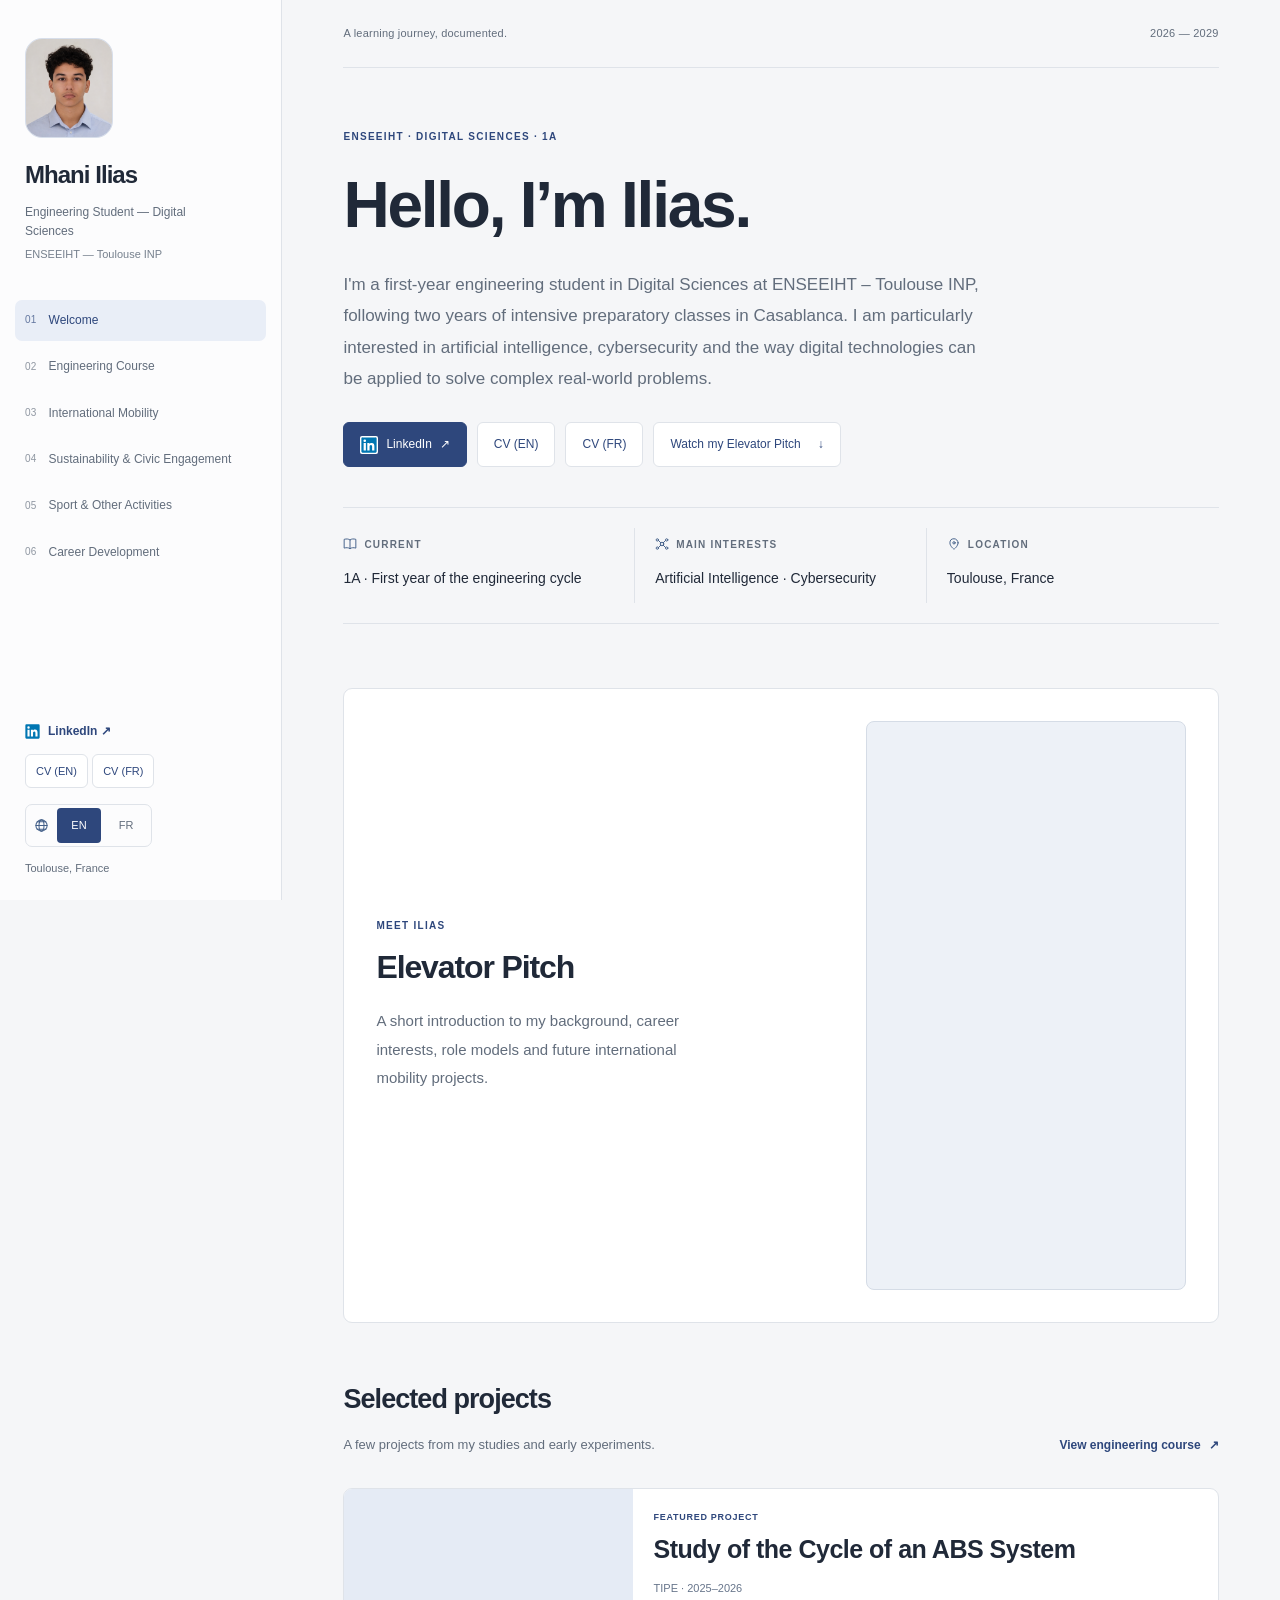
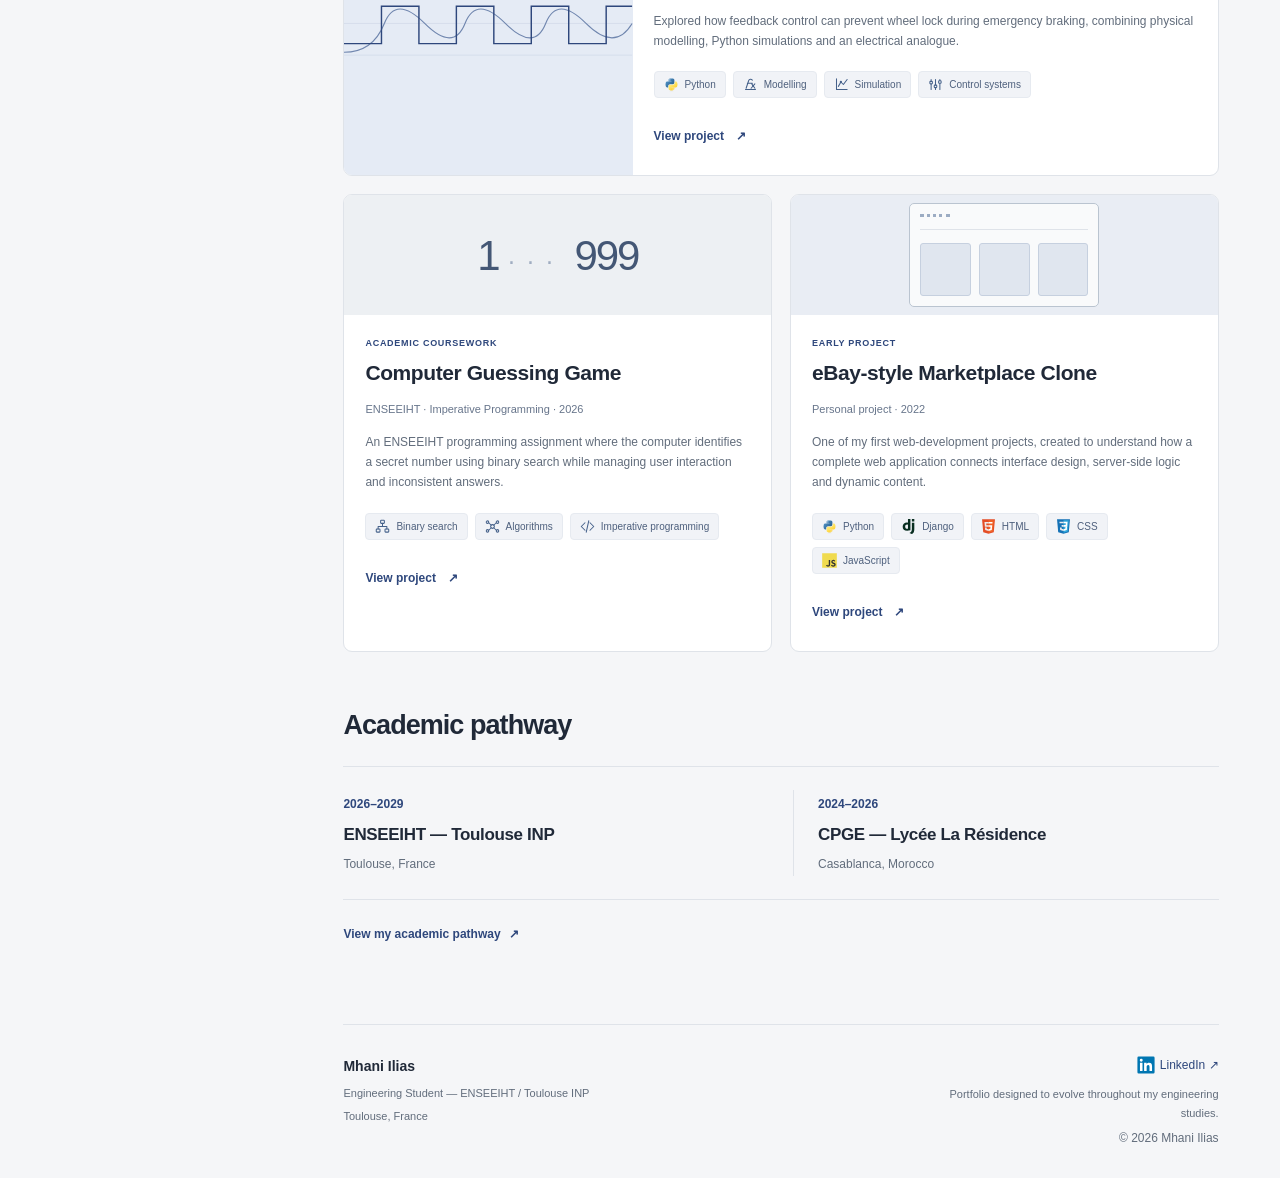
<file: index.html>
<!DOCTYPE html><html lang="en"><head><meta charset="utf-8"><meta name="viewport" content="width=device-width, initial-scale=1"><meta name="author" content="Mhani Ilias"><meta name="description" content="I&#x27;m a first-year engineering student in Digital Sciences at ENSEEIHT – Toulouse INP, following two years of intensive preparatory classes in Casablanca. I am particularly interested in artificial intelligence, cybersecurity and the way digital technologies can be applied to solve complex real-world problems."><meta name="theme-color" content="#f5f6f8"><title>Hello, I’m Ilias. — Mhani Ilias | ENSEEIHT</title><link rel="icon" href="assets/favicon.svg" type="image/svg+xml"><link rel="stylesheet" href="css/style.css?v=20261101-awareness-epfl-pitch"><script defer src="js/translations.js?v=20261101-awareness-epfl-pitch"></script><script defer src="js/main.js?v=20261101-awareness-epfl-pitch"></script></head><body><a class="skip-link" href="#main"><span data-i18n="t46">Skip to content</span></a><aside class="sidebar"><a class="identity" href="index.html"><div class="avatar" data-asset="profile"><img src="assets/images/profile.png" alt="Mhani Ilias" width="1122" height="1402" decoding="async"></div><span class="identity-copy"><span class="profile-name">Mhani Ilias</span><span data-i18n="u390" class="mobile-school">ENSEEIHT · Digital Sciences</span></span></a><p data-i18n="t29" class="profile-role">Engineering Student — Digital Sciences</p><p class="school">ENSEEIHT — Toulouse INP</p><button class="menu-toggle" aria-expanded="false" aria-controls="main-nav"><span data-i18n="t30">Menu</span> <span aria-hidden="true">☰</span></button><nav id="main-nav" aria-label="Main navigation"><a aria-current="page" href="index.html"><span class="nav-num" aria-hidden="true">01</span><span data-i18n="t31">Welcome</span></a><a href="engineering.html"><span class="nav-num" aria-hidden="true">02</span><span data-i18n="t32">Engineering Course</span></a><a href="mobility.html"><span class="nav-num" aria-hidden="true">03</span><span data-i18n="t33">International Mobility</span></a><a href="sustainability.html"><span class="nav-num" aria-hidden="true">04</span><span data-i18n="t34">Sustainability &amp; Civic Engagement</span></a><a href="activities.html"><span class="nav-num" aria-hidden="true">05</span><span data-i18n="t35">Sport &amp; Other Activities</span></a><a href="career.html"><span class="nav-num" aria-hidden="true">06</span><span data-i18n="t36">Career Development</span></a></nav><div class="sidebar-bottom"><a class="social-link" href="https://www.linkedin.com/in/ilias-mhani-92a1b8328/" target="_blank" rel="noopener noreferrer"><img class="icon" src="assets/icons/linkedin.svg" alt="" aria-hidden="true" width="18" height="18">LinkedIn ↗</a><div class="sidebar-cvs"><a class="button" data-asset="cv-en" href="assets/documents/cv-ilias-mhani-en.pdf" target="_blank" rel="noopener noreferrer"><span data-i18n="t37">CV (EN)</span></a> <a class="button" data-asset="cv-fr" href="assets/documents/cv-ilias-mhani-fr.pdf" target="_blank" rel="noopener noreferrer">CV (FR)</a></div><!-- TODO ILIAS: add GitHub profile when created. --><div class="language-switch" role="group" aria-label="Language / Langue"><img class="icon" src="assets/icons/globe.svg" alt="" aria-hidden="true" width="18" height="18"><button data-language="en" aria-pressed="true">EN</button><button data-language="fr" aria-pressed="false">FR</button></div><p data-i18n="t38" class="location">Toulouse, France</p></div></aside><main id="main" tabindex="-1"><div class="topline"><span data-i18n="t39">A learning journey, documented.</span><span>2026 — 2029</span></div><header class="page-heading"><div class="eyebrow"><span data-i18n="t40">ENSEEIHT · Digital Sciences · 1A</span></div><h1 data-i18n="t41">Hello, I’m Ilias.</h1><p data-i18n="t42">I&#x27;m a first-year engineering student in Digital Sciences at ENSEEIHT – Toulouse INP, following two years of intensive preparatory classes in Casablanca. I am particularly interested in artificial intelligence, cybersecurity and the way digital technologies can be applied to solve complex real-world problems.</p></header><!-- TODO ILIAS: replace biography with final personal introduction. --><div class="hero-actions"><a class="button primary" href="https://www.linkedin.com/in/ilias-mhani-92a1b8328/" target="_blank" rel="noopener noreferrer"><img class="icon" src="assets/icons/linkedin.svg" alt="" aria-hidden="true" width="18" height="18">LinkedIn <span aria-hidden="true">↗</span></a><a class="button" data-asset="cv-en" href="assets/documents/cv-ilias-mhani-en.pdf" target="_blank" rel="noopener noreferrer"><span data-i18n="t0">CV (EN)</span></a><a class="button" data-asset="cv-fr" href="assets/documents/cv-ilias-mhani-fr.pdf" target="_blank" rel="noopener noreferrer"><span data-i18n="t1">CV (FR)</span></a><a class="button" href="#elevator-pitch"><span data-i18n="t2">Watch my Elevator Pitch</span> ↓</a></div><div class="profile-strip"><article class="card "><p class="summary-label"><img class="icon" src="assets/icons/book.svg" alt="" aria-hidden="true" width="18" height="18"><span data-i18n="r567">Current</span></p><p data-i18n="t3">1A · First year of the engineering cycle</p></article><article class="card "><p class="summary-label"><img class="icon" src="assets/icons/ai.svg" alt="" aria-hidden="true" width="18" height="18"><span data-i18n="r568">Main interests</span></p><p data-i18n="t5">Artificial Intelligence · Cybersecurity</p></article><article class="card "><p class="summary-label"><img class="icon" src="assets/icons/location.svg" alt="" aria-hidden="true" width="18" height="18"><span data-i18n="r569">Location</span></p><p data-i18n="t7">Toulouse, France</p></article></div><section id="elevator-pitch" class="elevator-pitch-section"><div class="elevator-pitch-copy"><div class="eyebrow"><span data-i18n="w510">Meet Ilias</span></div><h2><span data-i18n="w511">Elevator Pitch</span></h2><p data-i18n="w512">A short introduction to my background, career interests, role models and future international mobility projects.</p></div><div class="elevator-pitch-player"><iframe src="https://www.youtube.com/embed/8dX2oJsddDE" title="Ilias Mhani — Elevator Pitch" allow="accelerometer; autoplay; clipboard-write; encrypted-media; gyroscope; picture-in-picture; web-share" allowfullscreen loading="lazy"></iframe></div></section><section><h2><span data-i18n="r479">Selected projects</span></h2><div class="section-intro"><p data-i18n="r450">A few projects from my studies and early experiments.</p><a class="text-link" href="engineering.html"><span data-i18n="r451">View engineering course</span> ↗</a></div><div class="project-grid revised-projects compact-projects"><article class="project-card featured"><div class="project-art abs" aria-hidden="true"><svg viewBox="0 0 500 160"><path d="M0 120H500M0 65H500" class="gridline"/><path d="M0 115 Q50 115 70 65T140 65T210 65T280 65T350 65T420 65T500 65"/><path d="M0 100H65V35H130V100H195V35H260V100H325V35H390V100H455V35H500" class="signal"/></svg></div><div class="project-copy"><div class="eyebrow"><span data-i18n="r452">Featured Project</span></div><h3 data-i18n="r453">Study of the Cycle of an ABS System</h3><p data-i18n="r454" class="project-date">TIPE · 2025–2026</p><p data-i18n="r455">Explored how feedback control can prevent wheel lock during emergency braking, combining physical modelling, Python simulations and an electrical analogue.</p><div class="tags"><span class="skill-tag"><img class="icon" src="assets/icons/python.svg" alt="" aria-hidden="true" width="18" height="18"><span data-i18n="r456">Python</span></span><span class="skill-tag"><img class="icon" src="assets/icons/modelling.svg" alt="" aria-hidden="true" width="18" height="18"><span data-i18n="r457">Modelling</span></span><span class="skill-tag"><img class="icon" src="assets/icons/simulation.svg" alt="" aria-hidden="true" width="18" height="18"><span data-i18n="r458">Simulation</span></span><span class="skill-tag"><img class="icon" src="assets/icons/controls.svg" alt="" aria-hidden="true" width="18" height="18"><span data-i18n="r459">Control systems</span></span></div><a class="text-link" href="projects/abs.html"><span data-i18n="r460">View project</span> <span aria-hidden="true">↗</span></a></div></article><article class="project-card"><div class="project-art guessing-game" aria-hidden="true"><span class="number-range">1 <i>···</i> 999</span></div><div class="project-copy"><div class="eyebrow"><span data-i18n="r461">Academic Coursework</span></div><h3 data-i18n="r462">Computer Guessing Game</h3><p data-i18n="r463" class="project-date">ENSEEIHT · Imperative Programming · 2026</p><p data-i18n="r464">An ENSEEIHT programming assignment where the computer identifies a secret number using binary search while managing user interaction and inconsistent answers.</p><div class="tags"><span class="skill-tag"><img class="icon" src="assets/icons/algorithm.svg" alt="" aria-hidden="true" width="18" height="18"><span data-i18n="r465">Binary search</span></span><span class="skill-tag"><img class="icon" src="assets/icons/ai.svg" alt="" aria-hidden="true" width="18" height="18"><span data-i18n="r466">Algorithms</span></span><span class="skill-tag"><img class="icon" src="assets/icons/code.svg" alt="" aria-hidden="true" width="18" height="18"><span data-i18n="r467">Imperative programming</span></span></div><a class="text-link" href="projects/guessing-game.html"><span data-i18n="r468">View project</span> <span aria-hidden="true">↗</span></a></div></article><article class="project-card early"><div class="project-art ebay-clone" aria-hidden="true"><div class="mini-browser"><i></i><div><b></b><b></b><b></b></div></div></div><div class="project-copy"><div class="eyebrow"><span data-i18n="r469">Early Project</span></div><h3 data-i18n="r470">eBay-style Marketplace Clone</h3><p data-i18n="r471" class="project-date">Personal project · 2022</p><p data-i18n="r472">One of my first web-development projects, created to understand how a complete web application connects interface design, server-side logic and dynamic content.</p><div class="tags"><span class="skill-tag"><img class="icon" src="assets/icons/python.svg" alt="" aria-hidden="true" width="18" height="18"><span data-i18n="r473">Python</span></span><span class="skill-tag"><img class="icon" src="assets/icons/django.svg" alt="" aria-hidden="true" width="18" height="18"><span data-i18n="r474">Django</span></span><span class="skill-tag"><img class="icon" src="assets/icons/html.svg" alt="" aria-hidden="true" width="18" height="18"><span data-i18n="r475">HTML</span></span><span class="skill-tag"><img class="icon" src="assets/icons/css.svg" alt="" aria-hidden="true" width="18" height="18"><span data-i18n="r476">CSS</span></span><span class="skill-tag"><img class="icon" src="assets/icons/javascript.svg" alt="" aria-hidden="true" width="18" height="18"><span data-i18n="r477">JavaScript</span></span></div><a class="text-link" href="projects/ebay-clone.html"><span data-i18n="r478">View project</span> <span aria-hidden="true">↗</span></a></div></article></div></section><section><h2><span data-i18n="u418">Academic pathway</span></h2><div class="pathway-preview"><div><span class="date">2026–2029</span><h3><span data-i18n="u413">ENSEEIHT — Toulouse INP</span></h3><small data-i18n="u414">Toulouse, France</small></div><div><span class="date">2024–2026</span><h3><span data-i18n="u415">CPGE — Lycée La Résidence</span></h3><small data-i18n="u416">Casablanca, Morocco</small></div></div><a class="text-link" href="engineering.html"><span data-i18n="u417">View my academic pathway</span> <span aria-hidden="true">↗</span></a></section><footer><div><strong>Mhani Ilias</strong><p data-i18n="t43">Engineering Student — ENSEEIHT / Toulouse INP</p><p data-i18n="t44">Toulouse, France</p></div><div><a href="https://www.linkedin.com/in/ilias-mhani-92a1b8328/" target="_blank" rel="noopener noreferrer"><img class="icon" src="assets/icons/linkedin.svg" alt="" aria-hidden="true" width="18" height="18">LinkedIn ↗</a><p data-i18n="t45">Portfolio designed to evolve throughout my engineering studies.</p><small>© <span data-year>2026</span> Mhani Ilias</small></div></footer></main></body></html>
</file>
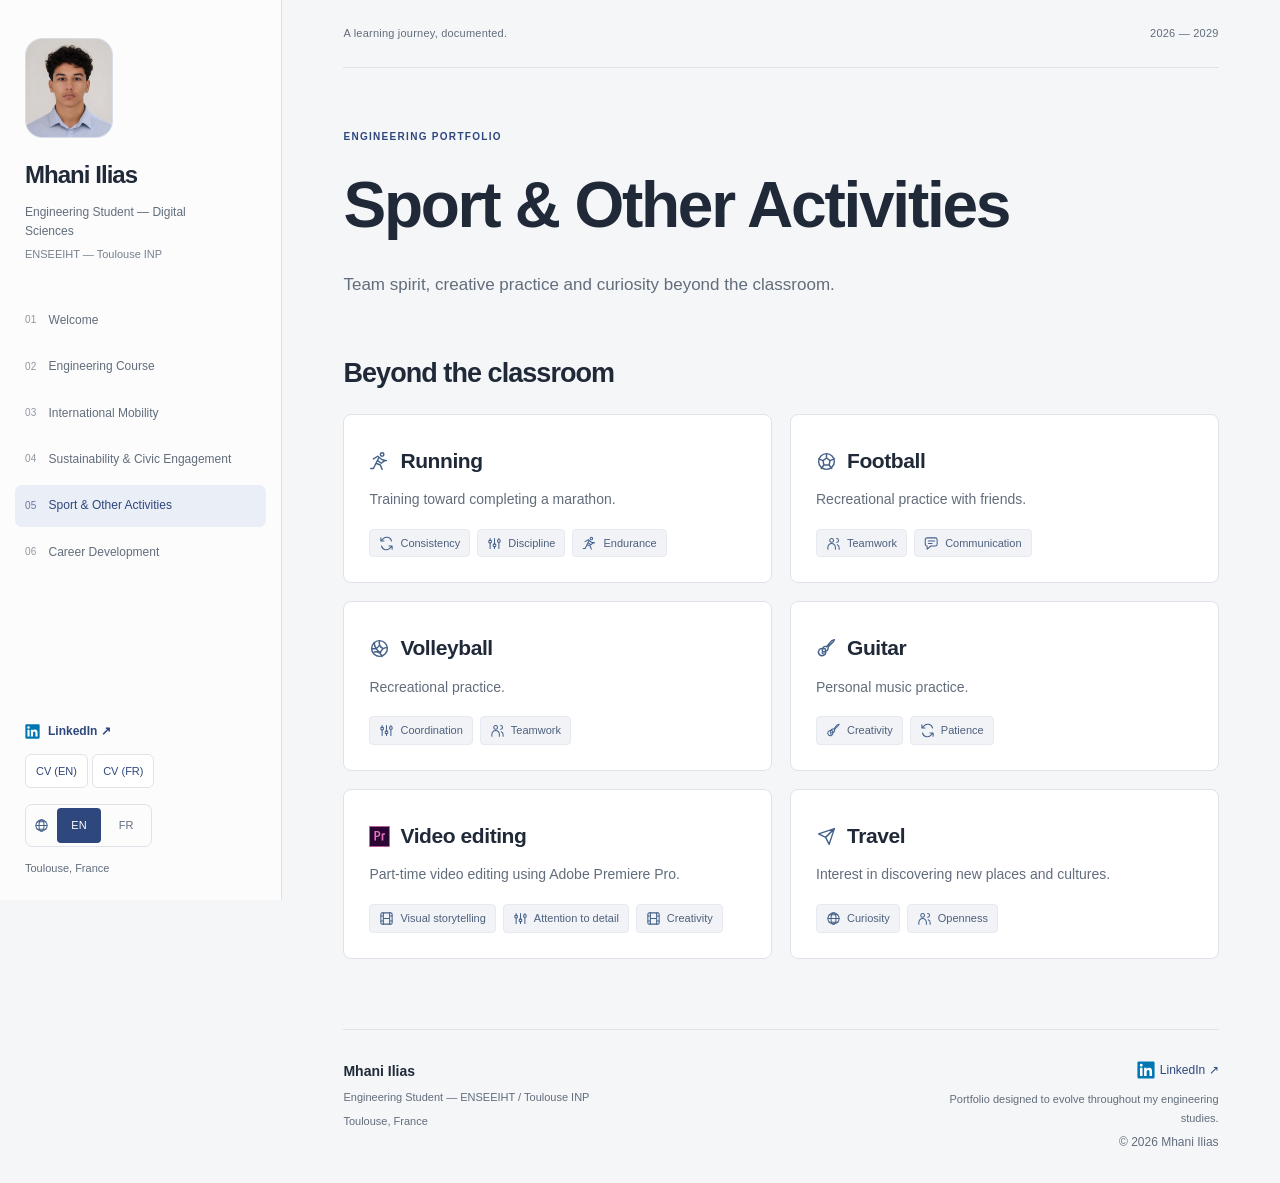
<file: activities.html>
<!DOCTYPE html><html lang="en"><head><meta charset="utf-8"><meta name="viewport" content="width=device-width, initial-scale=1"><meta name="author" content="Mhani Ilias"><meta name="description" content="Team spirit, creative practice and curiosity beyond the classroom."><meta name="theme-color" content="#f5f6f8"><title>Sport &amp; Other Activities — Mhani Ilias | ENSEEIHT</title><link rel="icon" href="assets/favicon.svg" type="image/svg+xml"><link rel="stylesheet" href="css/style.css?v=20261101-awareness-epfl-pitch"><script defer src="js/translations.js?v=20261101-awareness-epfl-pitch"></script><script defer src="js/main.js?v=20261101-awareness-epfl-pitch"></script></head><body><a class="skip-link" href="#main"><span data-i18n="t226">Skip to content</span></a><aside class="sidebar"><a class="identity" href="index.html"><div class="avatar" data-asset="profile"><img src="assets/images/profile.png" alt="Mhani Ilias" width="1122" height="1402" decoding="async"></div><span class="identity-copy"><span class="profile-name">Mhani Ilias</span><span data-i18n="u389" class="mobile-school">ENSEEIHT · Digital Sciences</span></span></a><p data-i18n="t209" class="profile-role">Engineering Student — Digital Sciences</p><p class="school">ENSEEIHT — Toulouse INP</p><button class="menu-toggle" aria-expanded="false" aria-controls="main-nav"><span data-i18n="t210">Menu</span> <span aria-hidden="true">☰</span></button><nav id="main-nav" aria-label="Main navigation"><a href="index.html"><span class="nav-num" aria-hidden="true">01</span><span data-i18n="t211">Welcome</span></a><a href="engineering.html"><span class="nav-num" aria-hidden="true">02</span><span data-i18n="t212">Engineering Course</span></a><a href="mobility.html"><span class="nav-num" aria-hidden="true">03</span><span data-i18n="t213">International Mobility</span></a><a href="sustainability.html"><span class="nav-num" aria-hidden="true">04</span><span data-i18n="t214">Sustainability &amp; Civic Engagement</span></a><a aria-current="page" href="activities.html"><span class="nav-num" aria-hidden="true">05</span><span data-i18n="t215">Sport &amp; Other Activities</span></a><a href="career.html"><span class="nav-num" aria-hidden="true">06</span><span data-i18n="t216">Career Development</span></a></nav><div class="sidebar-bottom"><a class="social-link" href="https://www.linkedin.com/in/ilias-mhani-92a1b8328/" target="_blank" rel="noopener noreferrer"><img class="icon" src="assets/icons/linkedin.svg" alt="" aria-hidden="true" width="18" height="18">LinkedIn ↗</a><div class="sidebar-cvs"><a class="button" data-asset="cv-en" href="assets/documents/cv-ilias-mhani-en.pdf" target="_blank" rel="noopener noreferrer"><span data-i18n="t217">CV (EN)</span></a> <a class="button" data-asset="cv-fr" href="assets/documents/cv-ilias-mhani-fr.pdf" target="_blank" rel="noopener noreferrer">CV (FR)</a></div><!-- TODO ILIAS: add GitHub profile when created. --><div class="language-switch" role="group" aria-label="Language / Langue"><img class="icon" src="assets/icons/globe.svg" alt="" aria-hidden="true" width="18" height="18"><button data-language="en" aria-pressed="true">EN</button><button data-language="fr" aria-pressed="false">FR</button></div><p data-i18n="t218" class="location">Toulouse, France</p></div></aside><main id="main" tabindex="-1"><div class="topline"><span data-i18n="t219">A learning journey, documented.</span><span>2026 — 2029</span></div><header class="page-heading"><div class="eyebrow"><span data-i18n="t220">Engineering portfolio</span></div><h1 data-i18n="t221">Sport &amp; Other Activities</h1><p data-i18n="t222">Team spirit, creative practice and curiosity beyond the classroom.</p></header><section><h2><span data-i18n="u471">Beyond the classroom</span></h2><div class="activity-grid"><article class="card "><h3 class="icon-heading"><img class="icon" src="assets/icons/running.svg" alt="" aria-hidden="true" width="18" height="18"><span data-i18n="u449">Running</span></h3><p data-i18n="u445">Training toward completing a marathon.</p><div class="tags"><span class="skill-tag"><img class="icon" src="assets/icons/loop.svg" alt="" aria-hidden="true" width="18" height="18"><span data-i18n="u446">Consistency</span></span><span class="skill-tag"><img class="icon" src="assets/icons/controls.svg" alt="" aria-hidden="true" width="18" height="18"><span data-i18n="u447">Discipline</span></span><span class="skill-tag"><img class="icon" src="assets/icons/running.svg" alt="" aria-hidden="true" width="18" height="18"><span data-i18n="u448">Endurance</span></span></div></article><article class="card "><h3 class="icon-heading"><img class="icon" src="assets/icons/football.svg" alt="" aria-hidden="true" width="18" height="18"><span data-i18n="u453">Football</span></h3><p data-i18n="u450">Recreational practice with friends.</p><div class="tags"><span class="skill-tag"><img class="icon" src="assets/icons/people.svg" alt="" aria-hidden="true" width="18" height="18"><span data-i18n="u451">Teamwork</span></span><span class="skill-tag"><img class="icon" src="assets/icons/speech.svg" alt="" aria-hidden="true" width="18" height="18"><span data-i18n="u452">Communication</span></span></div></article><article class="card "><h3 class="icon-heading"><img class="icon" src="assets/icons/volleyball.svg" alt="" aria-hidden="true" width="18" height="18"><span data-i18n="u457">Volleyball</span></h3><p data-i18n="u454">Recreational practice.</p><div class="tags"><span class="skill-tag"><img class="icon" src="assets/icons/controls.svg" alt="" aria-hidden="true" width="18" height="18"><span data-i18n="u455">Coordination</span></span><span class="skill-tag"><img class="icon" src="assets/icons/people.svg" alt="" aria-hidden="true" width="18" height="18"><span data-i18n="u456">Teamwork</span></span></div></article><article class="card "><h3 class="icon-heading"><img class="icon" src="assets/icons/guitar.svg" alt="" aria-hidden="true" width="18" height="18"><span data-i18n="u461">Guitar</span></h3><p data-i18n="u458">Personal music practice.</p><div class="tags"><span class="skill-tag"><img class="icon" src="assets/icons/guitar.svg" alt="" aria-hidden="true" width="18" height="18"><span data-i18n="u459">Creativity</span></span><span class="skill-tag"><img class="icon" src="assets/icons/loop.svg" alt="" aria-hidden="true" width="18" height="18"><span data-i18n="u460">Patience</span></span></div></article><article class="card "><h3 class="icon-heading"><img class="icon" src="assets/icons/premiere.svg" alt="" aria-hidden="true" width="18" height="18"><span data-i18n="u466">Video editing</span></h3><p data-i18n="u462">Part-time video editing using Adobe Premiere Pro.</p><div class="tags"><span class="skill-tag"><img class="icon" src="assets/icons/film.svg" alt="" aria-hidden="true" width="18" height="18"><span data-i18n="u463">Visual storytelling</span></span><span class="skill-tag"><img class="icon" src="assets/icons/controls.svg" alt="" aria-hidden="true" width="18" height="18"><span data-i18n="u464">Attention to detail</span></span><span class="skill-tag"><img class="icon" src="assets/icons/film.svg" alt="" aria-hidden="true" width="18" height="18"><span data-i18n="u465">Creativity</span></span></div></article><article class="card "><h3 class="icon-heading"><img class="icon" src="assets/icons/plane.svg" alt="" aria-hidden="true" width="18" height="18"><span data-i18n="u470">Travel</span></h3><p data-i18n="u467">Interest in discovering new places and cultures.</p><div class="tags"><span class="skill-tag"><img class="icon" src="assets/icons/globe.svg" alt="" aria-hidden="true" width="18" height="18"><span data-i18n="u468">Curiosity</span></span><span class="skill-tag"><img class="icon" src="assets/icons/people.svg" alt="" aria-hidden="true" width="18" height="18"><span data-i18n="u469">Openness</span></span></div></article></div></section><footer><div><strong>Mhani Ilias</strong><p data-i18n="t223">Engineering Student — ENSEEIHT / Toulouse INP</p><p data-i18n="t224">Toulouse, France</p></div><div><a href="https://www.linkedin.com/in/ilias-mhani-92a1b8328/" target="_blank" rel="noopener noreferrer"><img class="icon" src="assets/icons/linkedin.svg" alt="" aria-hidden="true" width="18" height="18">LinkedIn ↗</a><p data-i18n="t225">Portfolio designed to evolve throughout my engineering studies.</p><small>© <span data-year>2026</span> Mhani Ilias</small></div></footer></main></body></html>
</file>
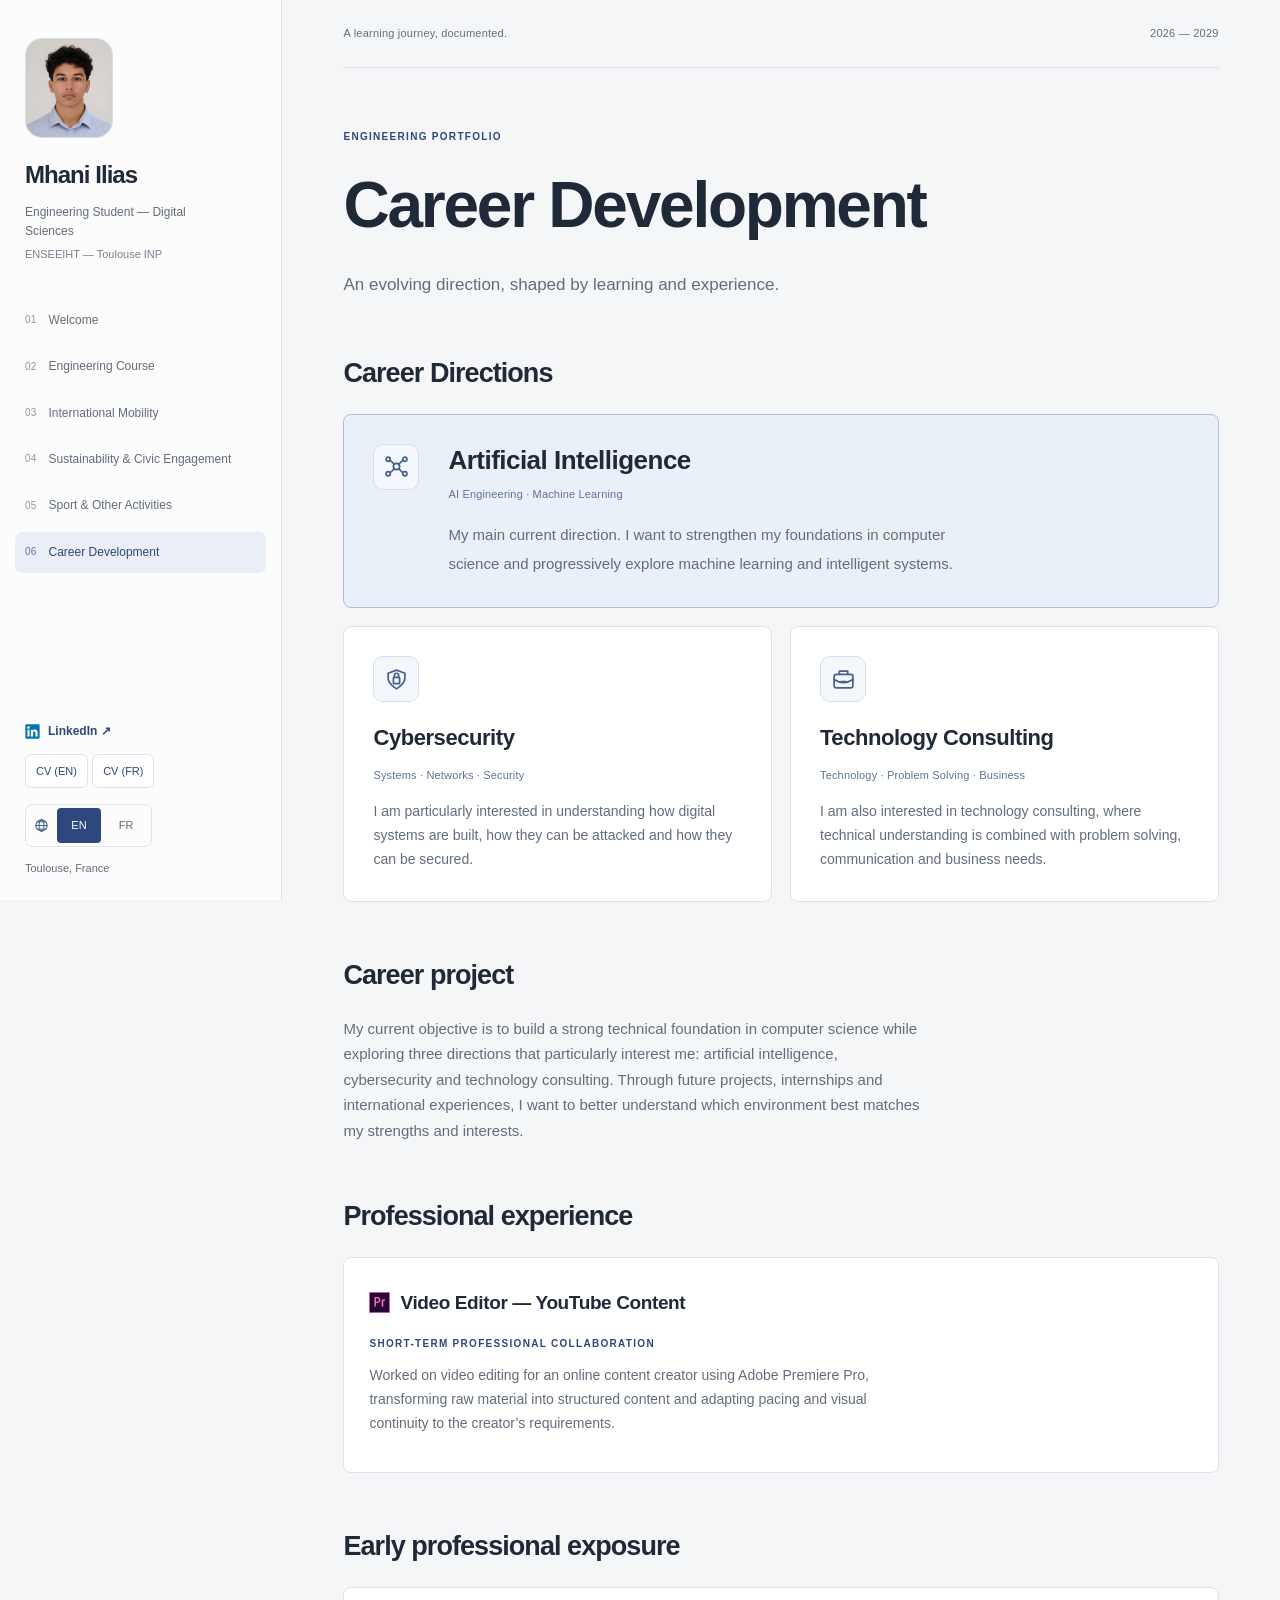
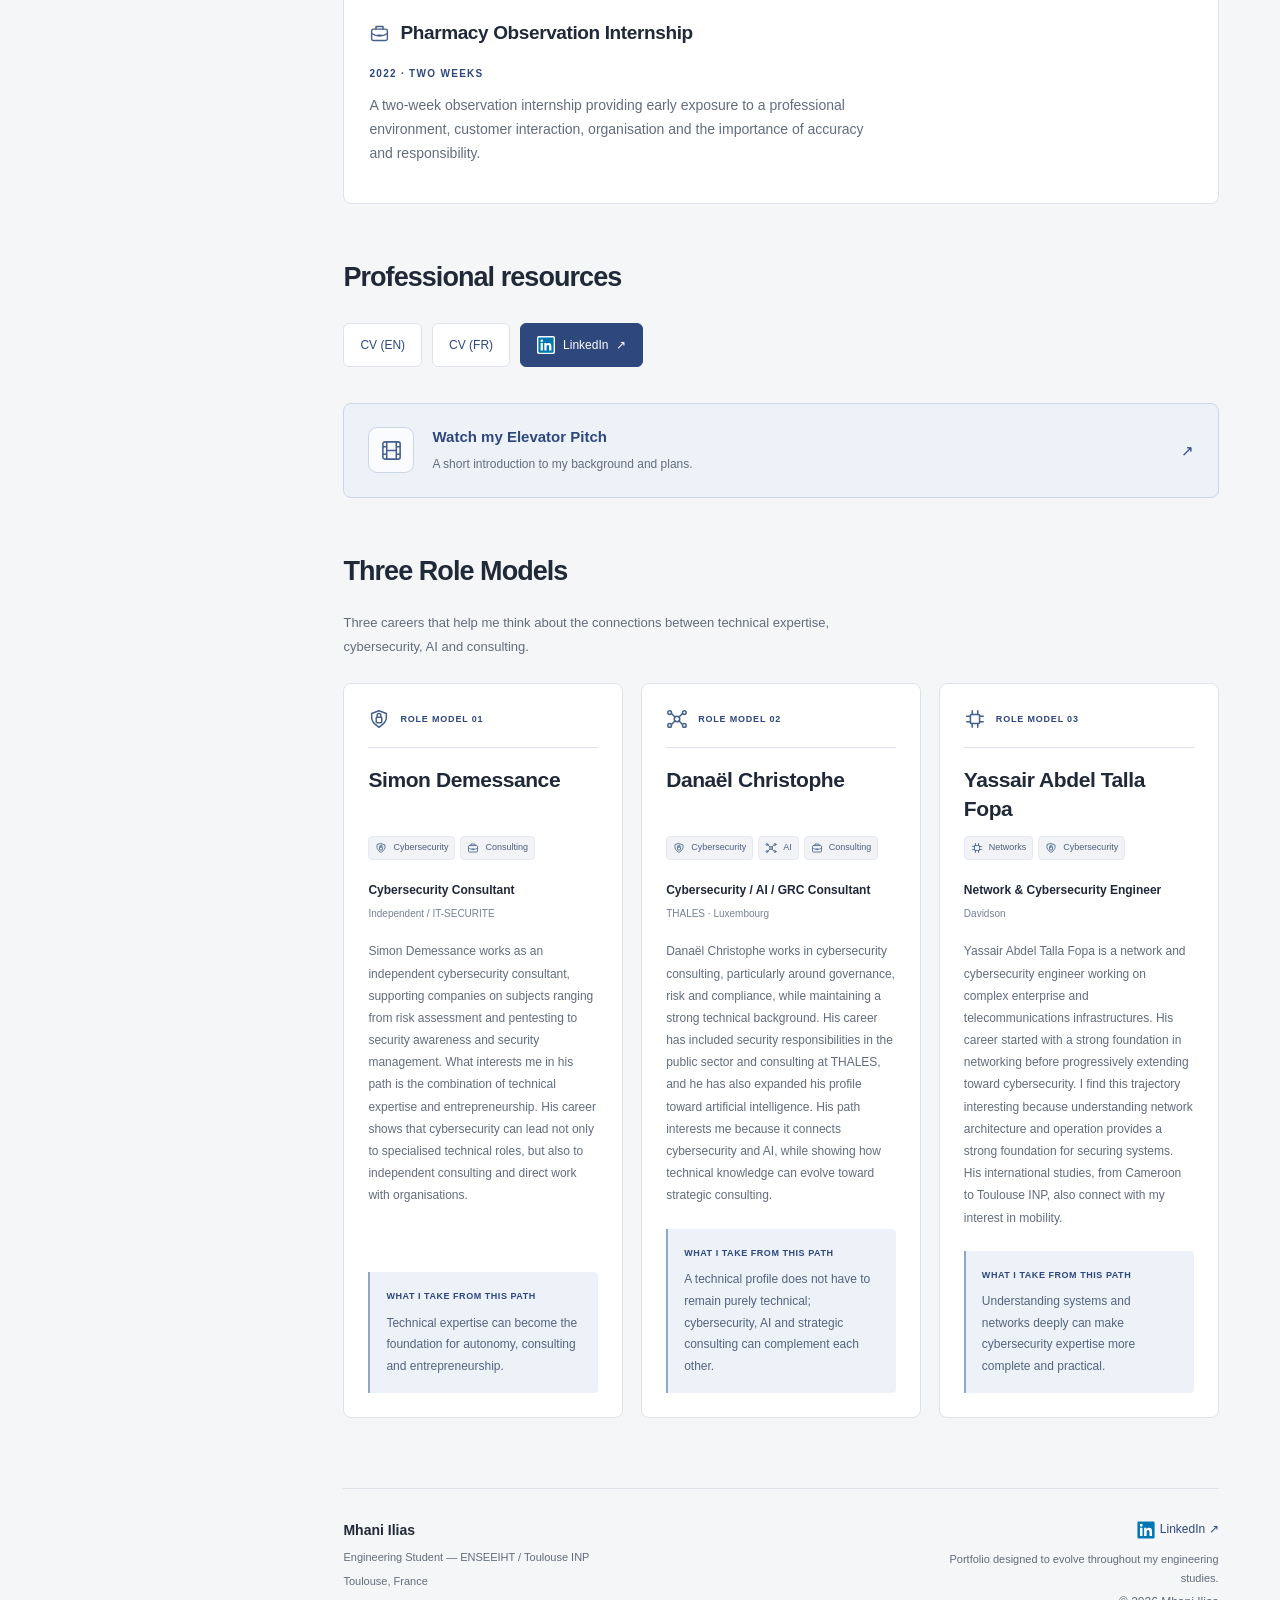
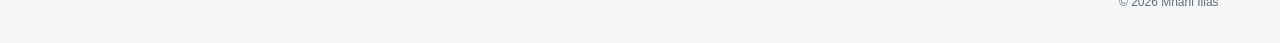
<file: career.html>
<!DOCTYPE html><html lang="en"><head><meta charset="utf-8"><meta name="viewport" content="width=device-width, initial-scale=1"><meta name="author" content="Mhani Ilias"><meta name="description" content="An evolving direction, shaped by learning and experience."><meta name="theme-color" content="#f5f6f8"><title>Career Development — Mhani Ilias | ENSEEIHT</title><link rel="icon" href="assets/favicon.svg" type="image/svg+xml"><link rel="stylesheet" href="css/style.css?v=20261101-awareness-epfl-pitch"><script defer src="js/translations.js?v=20261101-awareness-epfl-pitch"></script><script defer src="js/main.js?v=20261101-awareness-epfl-pitch"></script></head><body><a class="skip-link" href="#main"><span data-i18n="t290">Skip to content</span></a><aside class="sidebar"><a class="identity" href="index.html"><div class="avatar" data-asset="profile"><img src="assets/images/profile.png" alt="Mhani Ilias" width="1122" height="1402" decoding="async"></div><span class="identity-copy"><span class="profile-name">Mhani Ilias</span><span data-i18n="u391" class="mobile-school">ENSEEIHT · Digital Sciences</span></span></a><p data-i18n="t273" class="profile-role">Engineering Student — Digital Sciences</p><p class="school">ENSEEIHT — Toulouse INP</p><button class="menu-toggle" aria-expanded="false" aria-controls="main-nav"><span data-i18n="t274">Menu</span> <span aria-hidden="true">☰</span></button><nav id="main-nav" aria-label="Main navigation"><a href="index.html"><span class="nav-num" aria-hidden="true">01</span><span data-i18n="t275">Welcome</span></a><a href="engineering.html"><span class="nav-num" aria-hidden="true">02</span><span data-i18n="t276">Engineering Course</span></a><a href="mobility.html"><span class="nav-num" aria-hidden="true">03</span><span data-i18n="t277">International Mobility</span></a><a href="sustainability.html"><span class="nav-num" aria-hidden="true">04</span><span data-i18n="t278">Sustainability &amp; Civic Engagement</span></a><a href="activities.html"><span class="nav-num" aria-hidden="true">05</span><span data-i18n="t279">Sport &amp; Other Activities</span></a><a aria-current="page" href="career.html"><span class="nav-num" aria-hidden="true">06</span><span data-i18n="t280">Career Development</span></a></nav><div class="sidebar-bottom"><a class="social-link" href="https://www.linkedin.com/in/ilias-mhani-92a1b8328/" target="_blank" rel="noopener noreferrer"><img class="icon" src="assets/icons/linkedin.svg" alt="" aria-hidden="true" width="18" height="18">LinkedIn ↗</a><div class="sidebar-cvs"><a class="button" data-asset="cv-en" href="assets/documents/cv-ilias-mhani-en.pdf" target="_blank" rel="noopener noreferrer"><span data-i18n="t281">CV (EN)</span></a> <a class="button" data-asset="cv-fr" href="assets/documents/cv-ilias-mhani-fr.pdf" target="_blank" rel="noopener noreferrer">CV (FR)</a></div><!-- TODO ILIAS: add GitHub profile when created. --><div class="language-switch" role="group" aria-label="Language / Langue"><img class="icon" src="assets/icons/globe.svg" alt="" aria-hidden="true" width="18" height="18"><button data-language="en" aria-pressed="true">EN</button><button data-language="fr" aria-pressed="false">FR</button></div><p data-i18n="t282" class="location">Toulouse, France</p></div></aside><main id="main" tabindex="-1"><div class="topline"><span data-i18n="t283">A learning journey, documented.</span><span>2026 — 2029</span></div><header class="page-heading"><div class="eyebrow"><span data-i18n="t284">Engineering portfolio</span></div><h1 data-i18n="t285">Career Development</h1><p data-i18n="t286">An evolving direction, shaped by learning and experience.</p></header><section><h2><span data-i18n="v508">Career Directions</span></h2><div class="career-directions"><article class="card direction-card primary-direction"><div class="direction-icon"><img class="icon" src="assets/icons/ai.svg" alt="" aria-hidden="true" width="18" height="18"></div><div class="direction-heading"><h3><span data-i18n="v499">Artificial Intelligence</span></h3><p data-i18n="v500" class="direction-subtitle">AI Engineering · Machine Learning</p></div><p data-i18n="v501">My main current direction. I want to strengthen my foundations in computer science and progressively explore machine learning and intelligent systems.</p></article><article class="card direction-card"><div class="direction-icon"><img class="icon" src="assets/icons/shield.svg" alt="" aria-hidden="true" width="18" height="18"></div><div class="direction-heading"><h3><span data-i18n="v502">Cybersecurity</span></h3><p data-i18n="v503" class="direction-subtitle">Systems · Networks · Security</p></div><p data-i18n="v504">I am particularly interested in understanding how digital systems are built, how they can be attacked and how they can be secured.</p></article><article class="card direction-card"><div class="direction-icon"><img class="icon" src="assets/icons/briefcase.svg" alt="" aria-hidden="true" width="18" height="18"></div><div class="direction-heading"><h3><span data-i18n="v505">Technology Consulting</span></h3><p data-i18n="v506" class="direction-subtitle">Technology · Problem Solving · Business</p></div><p data-i18n="v507">I am also interested in technology consulting, where technical understanding is combined with problem solving, communication and business needs.</p></article></div></section><section><h2><span data-i18n="v510">Career project</span></h2><p data-i18n="v509">My current objective is to build a strong technical foundation in computer science while exploring three directions that particularly interest me: artificial intelligence, cybersecurity and technology consulting. Through future projects, internships and international experiences, I want to better understand which environment best matches my strengths and interests.</p></section><section><h2><span data-i18n="u475">Professional experience</span></h2><article class="card "><h3 class="icon-heading"><img class="icon" src="assets/icons/premiere.svg" alt="" aria-hidden="true" width="18" height="18"><span data-i18n="u474">Video Editor — YouTube Content</span></h3><span data-i18n="u472" class="eyebrow">Short-term professional collaboration</span><p data-i18n="u473">Worked on video editing for an online content creator using Adobe Premiere Pro, transforming raw material into structured content and adapting pacing and visual continuity to the creator’s requirements.</p></article></section><section><h2><span data-i18n="u479">Early professional exposure</span></h2><article class="card "><h3 class="icon-heading"><img class="icon" src="assets/icons/briefcase.svg" alt="" aria-hidden="true" width="18" height="18"><span data-i18n="u478">Pharmacy Observation Internship</span></h3><span data-i18n="u476" class="eyebrow">2022 · Two weeks</span><p data-i18n="u477">A two-week observation internship providing early exposure to a professional environment, customer interaction, organisation and the importance of accuracy and responsibility.</p></article></section><section id="elevator-pitch"><h2><span data-i18n="u482">Professional resources</span></h2><div class="hero-actions"><a class="button" data-asset="cv-en" href="assets/documents/cv-ilias-mhani-en.pdf" target="_blank" rel="noopener noreferrer"><span data-i18n="t232">CV (EN)</span></a><a class="button" data-asset="cv-fr" href="assets/documents/cv-ilias-mhani-fr.pdf" target="_blank" rel="noopener noreferrer"><span data-i18n="t233">CV (FR)</span></a><a class="button primary" href="https://www.linkedin.com/in/ilias-mhani-92a1b8328/" target="_blank" rel="noopener noreferrer"><img class="icon" src="assets/icons/linkedin.svg" alt="" aria-hidden="true" width="18" height="18">LinkedIn <span aria-hidden="true">↗</span></a></div><a class="pitch-watch-card" href="index.html#elevator-pitch"><span class="pitch-icon" aria-hidden="true"><img class="icon" src="assets/icons/film.svg" alt="" aria-hidden="true" width="18" height="18"></span><div class="pitch-watch-copy"><strong data-i18n="w513">Watch my Elevator Pitch</strong><p data-i18n="w514">A short introduction to my background and plans.</p></div><span aria-hidden="true">↗</span></a></section><section id="role-models"><h2><span data-i18n="v540">Three Role Models</span></h2><p data-i18n="v511" class="section-note">Three careers that help me think about the connections between technical expertise, cybersecurity, AI and consulting.</p><div class="role-model-grid real-role-models"><article class="card role-model-card"><div class="role-top"><img class="icon" src="assets/icons/shield.svg" alt="" aria-hidden="true" width="18" height="18"><span data-i18n="v512" class="eyebrow">Role Model 01</span></div><h3><span data-i18n="v513">Simon Demessance</span></h3><div class="tags"><span class="skill-tag"><img class="icon" src="assets/icons/shield.svg" alt="" aria-hidden="true" width="18" height="18"><span data-i18n="v514">Cybersecurity</span></span><span class="skill-tag"><img class="icon" src="assets/icons/briefcase.svg" alt="" aria-hidden="true" width="18" height="18"><span data-i18n="v515">Consulting</span></span></div><p data-i18n="v516" class="role-current">Cybersecurity Consultant</p><p data-i18n="v517" class="role-context">Independent / IT-SECURITE</p><p data-i18n="v518" class="role-summary">Simon Demessance works as an independent cybersecurity consultant, supporting companies on subjects ranging from risk assessment and pentesting to security awareness and security management. What interests me in his path is the combination of technical expertise and entrepreneurship. His career shows that cybersecurity can lead not only to specialised technical roles, but also to independent consulting and direct work with organisations.</p><div class="role-takeaway"><h4><span data-i18n="v519">What I take from this path</span></h4><p data-i18n="v520">Technical expertise can become the foundation for autonomy, consulting and entrepreneurship.</p></div></article><article class="card role-model-card"><div class="role-top"><img class="icon" src="assets/icons/ai.svg" alt="" aria-hidden="true" width="18" height="18"><span data-i18n="v521" class="eyebrow">Role Model 02</span></div><h3><span data-i18n="v522">Danaël Christophe</span></h3><div class="tags"><span class="skill-tag"><img class="icon" src="assets/icons/shield.svg" alt="" aria-hidden="true" width="18" height="18"><span data-i18n="v523">Cybersecurity</span></span><span class="skill-tag"><img class="icon" src="assets/icons/ai.svg" alt="" aria-hidden="true" width="18" height="18"><span data-i18n="v524">AI</span></span><span class="skill-tag"><img class="icon" src="assets/icons/briefcase.svg" alt="" aria-hidden="true" width="18" height="18"><span data-i18n="v525">Consulting</span></span></div><p data-i18n="v526" class="role-current">Cybersecurity / AI / GRC Consultant</p><p data-i18n="v527" class="role-context">THALES · Luxembourg</p><p data-i18n="v528" class="role-summary">Danaël Christophe works in cybersecurity consulting, particularly around governance, risk and compliance, while maintaining a strong technical background. His career has included security responsibilities in the public sector and consulting at THALES, and he has also expanded his profile toward artificial intelligence. His path interests me because it connects cybersecurity and AI, while showing how technical knowledge can evolve toward strategic consulting.</p><div class="role-takeaway"><h4><span data-i18n="v529">What I take from this path</span></h4><p data-i18n="v530">A technical profile does not have to remain purely technical; cybersecurity, AI and strategic consulting can complement each other.</p></div></article><article class="card role-model-card"><div class="role-top"><img class="icon" src="assets/icons/electronics.svg" alt="" aria-hidden="true" width="18" height="18"><span data-i18n="v531" class="eyebrow">Role Model 03</span></div><h3><span data-i18n="v532">Yassair Abdel Talla Fopa</span></h3><div class="tags"><span class="skill-tag"><img class="icon" src="assets/icons/electronics.svg" alt="" aria-hidden="true" width="18" height="18"><span data-i18n="v533">Networks</span></span><span class="skill-tag"><img class="icon" src="assets/icons/shield.svg" alt="" aria-hidden="true" width="18" height="18"><span data-i18n="v534">Cybersecurity</span></span></div><p data-i18n="v535" class="role-current">Network &amp; Cybersecurity Engineer</p><p data-i18n="v536" class="role-context">Davidson</p><p data-i18n="v537" class="role-summary">Yassair Abdel Talla Fopa is a network and cybersecurity engineer working on complex enterprise and telecommunications infrastructures. His career started with a strong foundation in networking before progressively extending toward cybersecurity. I find this trajectory interesting because understanding network architecture and operation provides a strong foundation for securing systems. His international studies, from Cameroon to Toulouse INP, also connect with my interest in mobility.</p><div class="role-takeaway"><h4><span data-i18n="v538">What I take from this path</span></h4><p data-i18n="v539">Understanding systems and networks deeply can make cybersecurity expertise more complete and practical.</p></div></article></div></section><footer><div><strong>Mhani Ilias</strong><p data-i18n="t287">Engineering Student — ENSEEIHT / Toulouse INP</p><p data-i18n="t288">Toulouse, France</p></div><div><a href="https://www.linkedin.com/in/ilias-mhani-92a1b8328/" target="_blank" rel="noopener noreferrer"><img class="icon" src="assets/icons/linkedin.svg" alt="" aria-hidden="true" width="18" height="18">LinkedIn ↗</a><p data-i18n="t289">Portfolio designed to evolve throughout my engineering studies.</p><small>© <span data-year>2026</span> Mhani Ilias</small></div></footer></main></body></html>
</file>
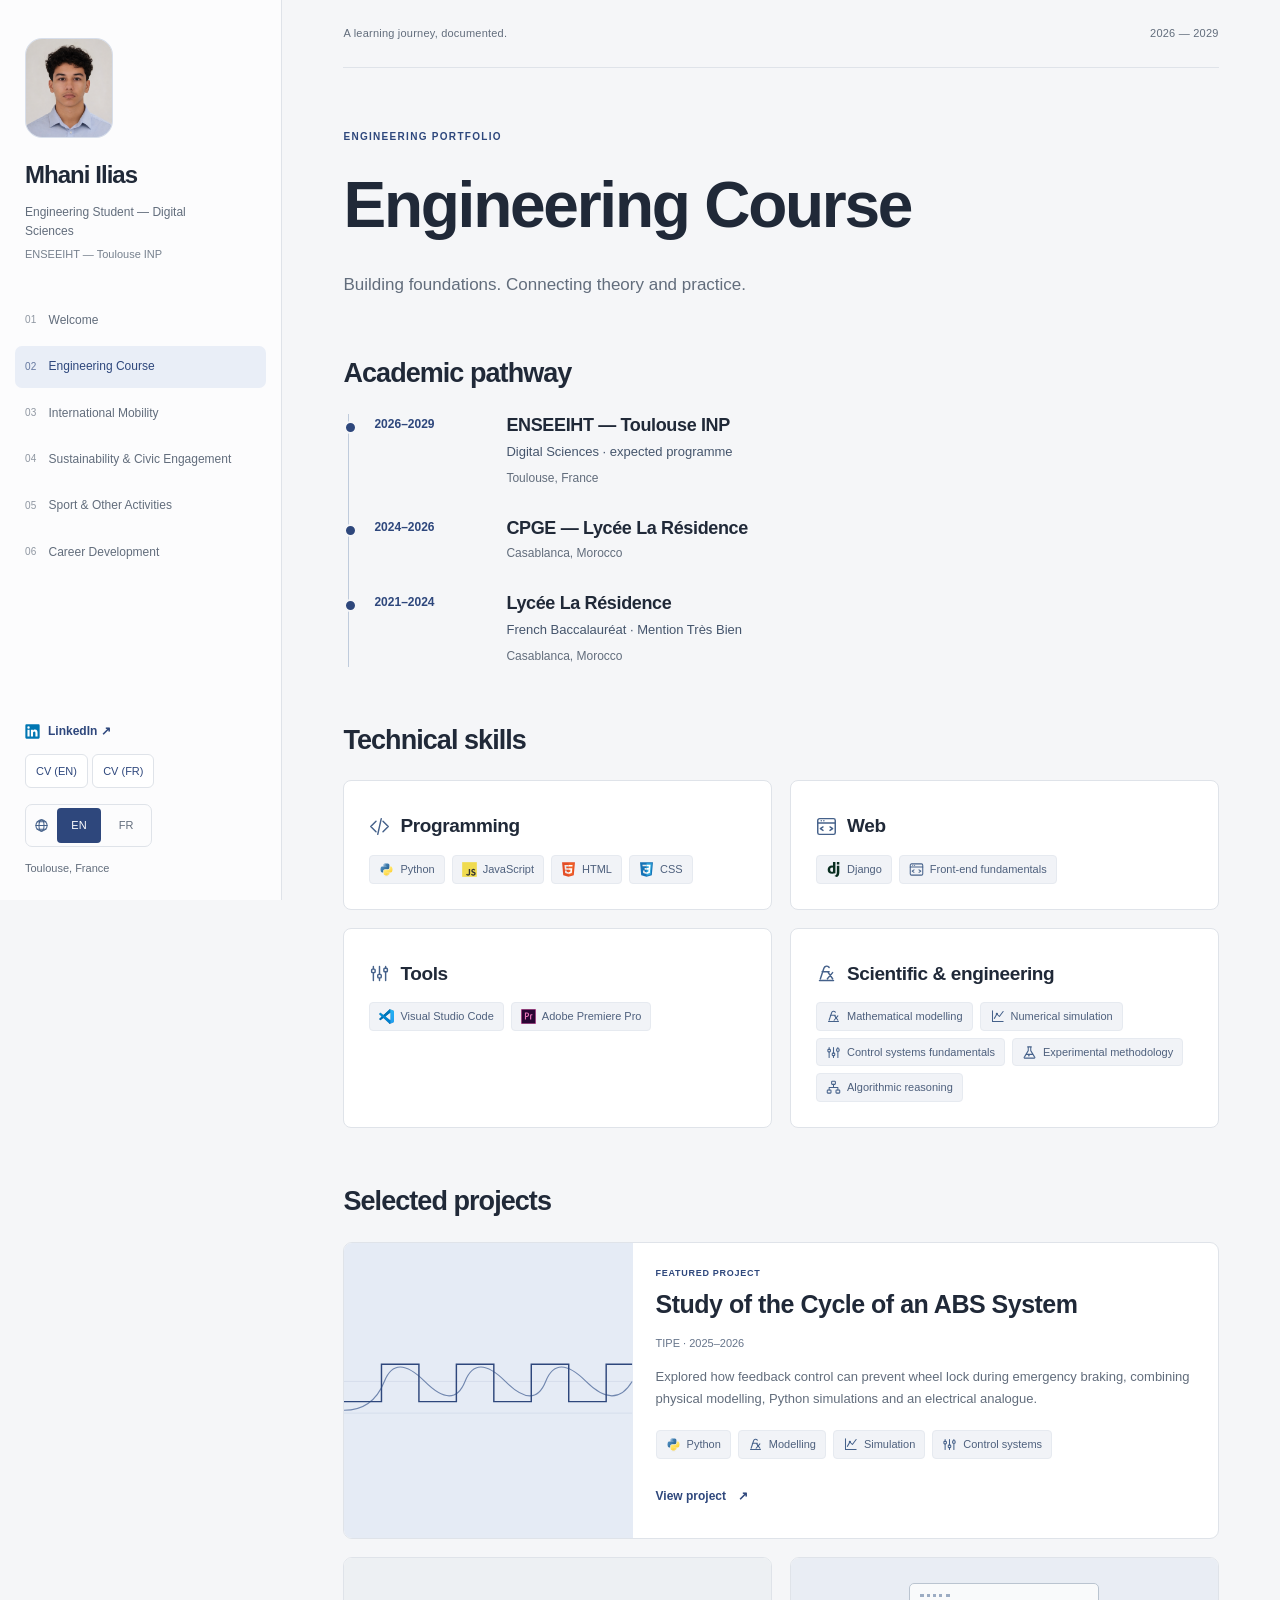
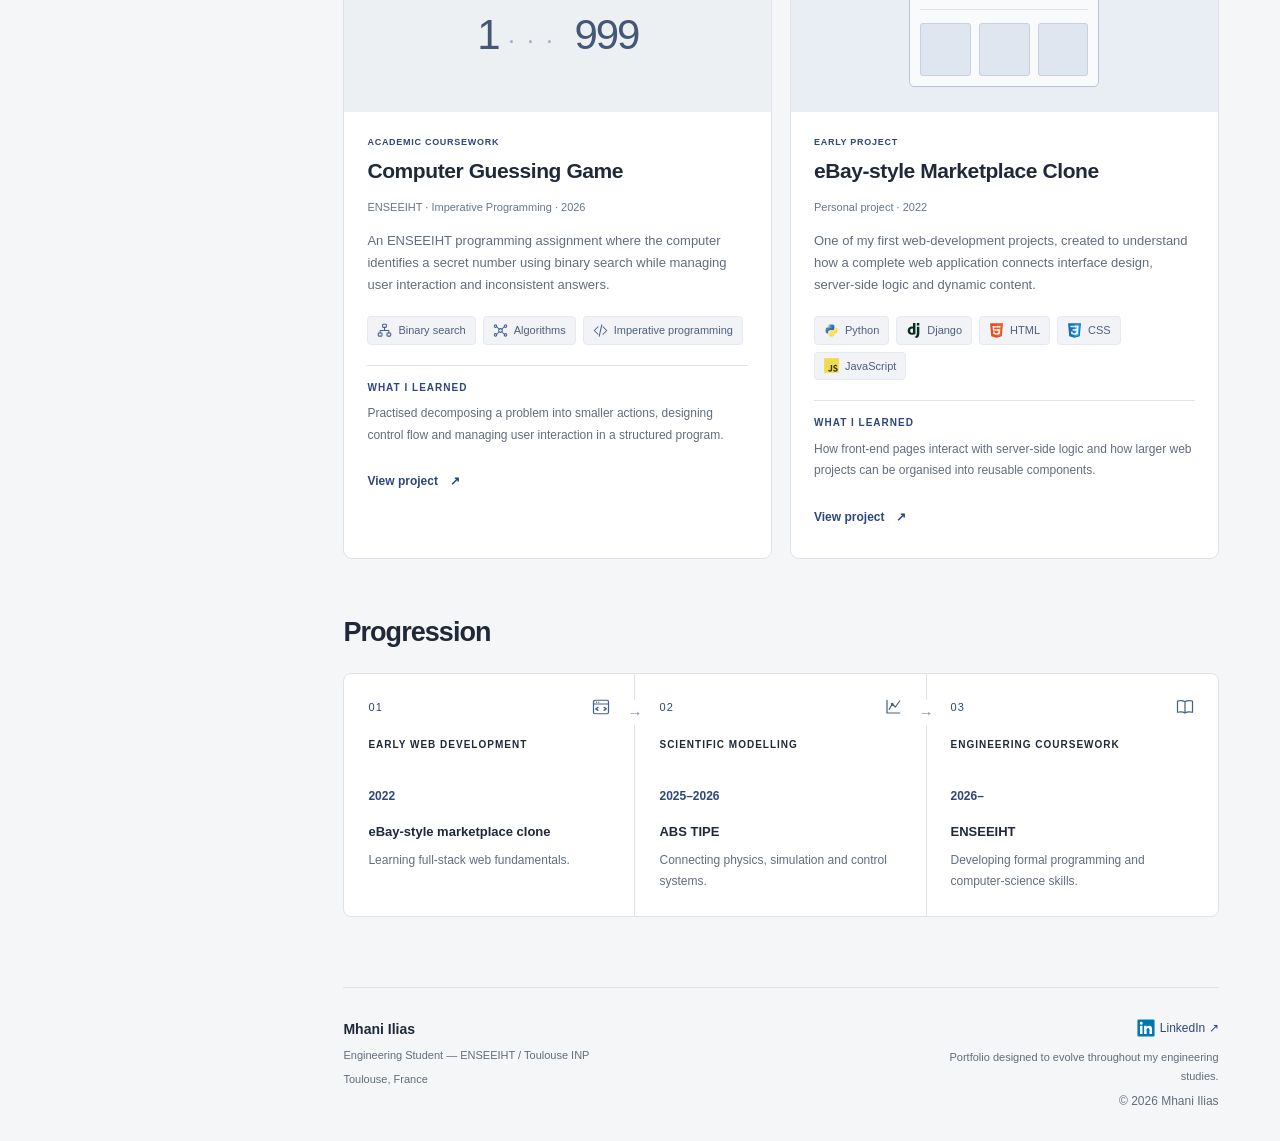
<file: engineering.html>
<!DOCTYPE html><html lang="en"><head><meta charset="utf-8"><meta name="viewport" content="width=device-width, initial-scale=1"><meta name="author" content="Mhani Ilias"><meta name="description" content="Building foundations. Connecting theory and practice."><meta name="theme-color" content="#f5f6f8"><title>Engineering Course — Mhani Ilias | ENSEEIHT</title><link rel="icon" href="assets/favicon.svg" type="image/svg+xml"><link rel="stylesheet" href="css/style.css?v=20261101-awareness-epfl-pitch"><script defer src="js/translations.js?v=20261101-awareness-epfl-pitch"></script><script defer src="js/main.js?v=20261101-awareness-epfl-pitch"></script></head><body><a class="skip-link" href="#main"><span data-i18n="t115">Skip to content</span></a><aside class="sidebar"><a class="identity" href="index.html"><div class="avatar" data-asset="profile"><img src="assets/images/profile.png" alt="Mhani Ilias" width="1122" height="1402" decoding="async"></div><span class="identity-copy"><span class="profile-name">Mhani Ilias</span><span data-i18n="u393" class="mobile-school">ENSEEIHT · Digital Sciences</span></span></a><p data-i18n="t98" class="profile-role">Engineering Student — Digital Sciences</p><p class="school">ENSEEIHT — Toulouse INP</p><button class="menu-toggle" aria-expanded="false" aria-controls="main-nav"><span data-i18n="t99">Menu</span> <span aria-hidden="true">☰</span></button><nav id="main-nav" aria-label="Main navigation"><a href="index.html"><span class="nav-num" aria-hidden="true">01</span><span data-i18n="t100">Welcome</span></a><a aria-current="page" href="engineering.html"><span class="nav-num" aria-hidden="true">02</span><span data-i18n="t101">Engineering Course</span></a><a href="mobility.html"><span class="nav-num" aria-hidden="true">03</span><span data-i18n="t102">International Mobility</span></a><a href="sustainability.html"><span class="nav-num" aria-hidden="true">04</span><span data-i18n="t103">Sustainability &amp; Civic Engagement</span></a><a href="activities.html"><span class="nav-num" aria-hidden="true">05</span><span data-i18n="t104">Sport &amp; Other Activities</span></a><a href="career.html"><span class="nav-num" aria-hidden="true">06</span><span data-i18n="t105">Career Development</span></a></nav><div class="sidebar-bottom"><a class="social-link" href="https://www.linkedin.com/in/ilias-mhani-92a1b8328/" target="_blank" rel="noopener noreferrer"><img class="icon" src="assets/icons/linkedin.svg" alt="" aria-hidden="true" width="18" height="18">LinkedIn ↗</a><div class="sidebar-cvs"><a class="button" data-asset="cv-en" href="assets/documents/cv-ilias-mhani-en.pdf" target="_blank" rel="noopener noreferrer"><span data-i18n="t106">CV (EN)</span></a> <a class="button" data-asset="cv-fr" href="assets/documents/cv-ilias-mhani-fr.pdf" target="_blank" rel="noopener noreferrer">CV (FR)</a></div><!-- TODO ILIAS: add GitHub profile when created. --><div class="language-switch" role="group" aria-label="Language / Langue"><img class="icon" src="assets/icons/globe.svg" alt="" aria-hidden="true" width="18" height="18"><button data-language="en" aria-pressed="true">EN</button><button data-language="fr" aria-pressed="false">FR</button></div><p data-i18n="t107" class="location">Toulouse, France</p></div></aside><main id="main" tabindex="-1"><div class="topline"><span data-i18n="t108">A learning journey, documented.</span><span>2026 — 2029</span></div><header class="page-heading"><div class="eyebrow"><span data-i18n="t109">Engineering portfolio</span></div><h1 data-i18n="t110">Engineering Course</h1><p data-i18n="t111">Building foundations. Connecting theory and practice.</p></header><section><h2><span data-i18n="u409">Academic pathway</span></h2><ol class="timeline academic-timeline"><li><span class="date">2026–2029</span><div><h3><span data-i18n="u401">ENSEEIHT — Toulouse INP</span></h3><p data-i18n="u402">Digital Sciences · expected programme</p><small data-i18n="u403">Toulouse, France</small></div></li><li><span class="date">2024–2026</span><div><h3><span data-i18n="u404">CPGE — Lycée La Résidence</span></h3><small data-i18n="u405">Casablanca, Morocco</small></div></li><li><span class="date">2021–2024</span><div><h3><span data-i18n="u406">Lycée La Résidence</span></h3><p data-i18n="u407">French Baccalauréat · Mention Très Bien</p><small data-i18n="u408">Casablanca, Morocco</small></div></li></ol></section><section><h2 data-i18n="t74">Technical skills</h2><div class="two-grid"><article class="card "><h3 class="icon-heading"><img class="icon" src="assets/icons/code.svg" alt="" aria-hidden="true" width="18" height="18"><span data-i18n="t61">Programming</span></h3><div class="tags"><span class="skill-tag"><img class="icon" src="assets/icons/python.svg" alt="" aria-hidden="true" width="18" height="18"><span data-i18n="t57">Python</span></span><span class="skill-tag"><img class="icon" src="assets/icons/javascript.svg" alt="" aria-hidden="true" width="18" height="18"><span data-i18n="t58">JavaScript</span></span><span class="skill-tag"><img class="icon" src="assets/icons/html.svg" alt="" aria-hidden="true" width="18" height="18"><span data-i18n="t59">HTML</span></span><span class="skill-tag"><img class="icon" src="assets/icons/css.svg" alt="" aria-hidden="true" width="18" height="18"><span data-i18n="t60">CSS</span></span></div></article><article class="card "><h3 class="icon-heading"><img class="icon" src="assets/icons/web.svg" alt="" aria-hidden="true" width="18" height="18"><span data-i18n="t64">Web</span></h3><div class="tags"><span class="skill-tag"><img class="icon" src="assets/icons/django.svg" alt="" aria-hidden="true" width="18" height="18"><span data-i18n="t62">Django</span></span><span class="skill-tag"><img class="icon" src="assets/icons/web.svg" alt="" aria-hidden="true" width="18" height="18"><span data-i18n="t63">Front-end fundamentals</span></span></div></article><article class="card "><h3 class="icon-heading"><img class="icon" src="assets/icons/controls.svg" alt="" aria-hidden="true" width="18" height="18"><span data-i18n="t67">Tools</span></h3><div class="tags"><span class="skill-tag"><img class="icon" src="assets/icons/vscode.svg" alt="" aria-hidden="true" width="18" height="18"><span data-i18n="t65">Visual Studio Code</span></span><span class="skill-tag"><img class="icon" src="assets/icons/premiere.svg" alt="" aria-hidden="true" width="18" height="18"><span data-i18n="t66">Adobe Premiere Pro</span></span></div></article><article class="card "><h3 class="icon-heading"><img class="icon" src="assets/icons/modelling.svg" alt="" aria-hidden="true" width="18" height="18"><span data-i18n="t73">Scientific &amp; engineering</span></h3><div class="tags"><span class="skill-tag"><img class="icon" src="assets/icons/modelling.svg" alt="" aria-hidden="true" width="18" height="18"><span data-i18n="t68">Mathematical modelling</span></span><span class="skill-tag"><img class="icon" src="assets/icons/simulation.svg" alt="" aria-hidden="true" width="18" height="18"><span data-i18n="t69">Numerical simulation</span></span><span class="skill-tag"><img class="icon" src="assets/icons/controls.svg" alt="" aria-hidden="true" width="18" height="18"><span data-i18n="t70">Control systems fundamentals</span></span><span class="skill-tag"><img class="icon" src="assets/icons/experiment.svg" alt="" aria-hidden="true" width="18" height="18"><span data-i18n="t71">Experimental methodology</span></span><span class="skill-tag"><img class="icon" src="assets/icons/algorithm.svg" alt="" aria-hidden="true" width="18" height="18"><span data-i18n="t72">Algorithmic reasoning</span></span></div></article></div><!-- TODO ILIAS: enable Git/GitHub skill when appropriate. --></section><section><h2><span data-i18n="r511">Selected projects</span></h2><div class="project-grid revised-projects"><article class="project-card featured"><div class="project-art abs" aria-hidden="true"><svg viewBox="0 0 500 160"><path d="M0 120H500M0 65H500" class="gridline"/><path d="M0 115 Q50 115 70 65T140 65T210 65T280 65T350 65T420 65T500 65"/><path d="M0 100H65V35H130V100H195V35H260V100H325V35H390V100H455V35H500" class="signal"/></svg></div><div class="project-copy"><div class="eyebrow"><span data-i18n="r480">Featured Project</span></div><h3 data-i18n="r481">Study of the Cycle of an ABS System</h3><p data-i18n="r482" class="project-date">TIPE · 2025–2026</p><p data-i18n="r483">Explored how feedback control can prevent wheel lock during emergency braking, combining physical modelling, Python simulations and an electrical analogue.</p><div class="tags"><span class="skill-tag"><img class="icon" src="assets/icons/python.svg" alt="" aria-hidden="true" width="18" height="18"><span data-i18n="r484">Python</span></span><span class="skill-tag"><img class="icon" src="assets/icons/modelling.svg" alt="" aria-hidden="true" width="18" height="18"><span data-i18n="r485">Modelling</span></span><span class="skill-tag"><img class="icon" src="assets/icons/simulation.svg" alt="" aria-hidden="true" width="18" height="18"><span data-i18n="r486">Simulation</span></span><span class="skill-tag"><img class="icon" src="assets/icons/controls.svg" alt="" aria-hidden="true" width="18" height="18"><span data-i18n="r487">Control systems</span></span></div><a class="text-link" href="projects/abs.html"><span data-i18n="r488">View project</span> <span aria-hidden="true">↗</span></a></div></article><article class="project-card"><div class="project-art guessing-game" aria-hidden="true"><span class="number-range">1 <i>···</i> 999</span></div><div class="project-copy"><div class="eyebrow"><span data-i18n="r489">Academic Coursework</span></div><h3 data-i18n="r490">Computer Guessing Game</h3><p data-i18n="r491" class="project-date">ENSEEIHT · Imperative Programming · 2026</p><p data-i18n="r492">An ENSEEIHT programming assignment where the computer identifies a secret number using binary search while managing user interaction and inconsistent answers.</p><div class="tags"><span class="skill-tag"><img class="icon" src="assets/icons/algorithm.svg" alt="" aria-hidden="true" width="18" height="18"><span data-i18n="r493">Binary search</span></span><span class="skill-tag"><img class="icon" src="assets/icons/ai.svg" alt="" aria-hidden="true" width="18" height="18"><span data-i18n="r494">Algorithms</span></span><span class="skill-tag"><img class="icon" src="assets/icons/code.svg" alt="" aria-hidden="true" width="18" height="18"><span data-i18n="r495">Imperative programming</span></span></div><div class="project-learning"><h4 data-i18n="r496">What I learned</h4><p data-i18n="r497">Practised decomposing a problem into smaller actions, designing control flow and managing user interaction in a structured program.</p></div><a class="text-link" href="projects/guessing-game.html"><span data-i18n="r498">View project</span> <span aria-hidden="true">↗</span></a></div></article><article class="project-card early"><div class="project-art ebay-clone" aria-hidden="true"><div class="mini-browser"><i></i><div><b></b><b></b><b></b></div></div></div><div class="project-copy"><div class="eyebrow"><span data-i18n="r499">Early Project</span></div><h3 data-i18n="r500">eBay-style Marketplace Clone</h3><p data-i18n="r501" class="project-date">Personal project · 2022</p><p data-i18n="r502">One of my first web-development projects, created to understand how a complete web application connects interface design, server-side logic and dynamic content.</p><div class="tags"><span class="skill-tag"><img class="icon" src="assets/icons/python.svg" alt="" aria-hidden="true" width="18" height="18"><span data-i18n="r503">Python</span></span><span class="skill-tag"><img class="icon" src="assets/icons/django.svg" alt="" aria-hidden="true" width="18" height="18"><span data-i18n="r504">Django</span></span><span class="skill-tag"><img class="icon" src="assets/icons/html.svg" alt="" aria-hidden="true" width="18" height="18"><span data-i18n="r505">HTML</span></span><span class="skill-tag"><img class="icon" src="assets/icons/css.svg" alt="" aria-hidden="true" width="18" height="18"><span data-i18n="r506">CSS</span></span><span class="skill-tag"><img class="icon" src="assets/icons/javascript.svg" alt="" aria-hidden="true" width="18" height="18"><span data-i18n="r507">JavaScript</span></span></div><div class="project-learning"><h4 data-i18n="r508">What I learned</h4><p data-i18n="r509">How front-end pages interact with server-side logic and how larger web projects can be organised into reusable components.</p></div><a class="text-link" href="projects/ebay-clone.html"><span data-i18n="r510">View project</span> <span aria-hidden="true">↗</span></a></div></article></div></section><section><h2><span data-i18n="r521">Progression</span></h2><ol class="milestones"><li><div class="milestone-top"><span>01</span><img class="icon" src="assets/icons/web.svg" alt="" aria-hidden="true" width="18" height="18"></div><h3 data-i18n="r512">Early web development</h3><span class="date">2022</span><p data-i18n="r513" class="milestone-name">eBay-style marketplace clone</p><p data-i18n="r514">Learning full-stack web fundamentals.</p></li><li><div class="milestone-top"><span>02</span><img class="icon" src="assets/icons/simulation.svg" alt="" aria-hidden="true" width="18" height="18"></div><h3 data-i18n="r515">Scientific modelling</h3><span class="date">2025–2026</span><p data-i18n="r516" class="milestone-name">ABS TIPE</p><p data-i18n="r517">Connecting physics, simulation and control systems.</p></li><li><div class="milestone-top"><span>03</span><img class="icon" src="assets/icons/book.svg" alt="" aria-hidden="true" width="18" height="18"></div><h3 data-i18n="r518">Engineering coursework</h3><span class="date">2026–</span><p data-i18n="r519" class="milestone-name">ENSEEIHT</p><p data-i18n="r520">Developing formal programming and computer-science skills.</p></li></ol></section><footer><div><strong>Mhani Ilias</strong><p data-i18n="t112">Engineering Student — ENSEEIHT / Toulouse INP</p><p data-i18n="t113">Toulouse, France</p></div><div><a href="https://www.linkedin.com/in/ilias-mhani-92a1b8328/" target="_blank" rel="noopener noreferrer"><img class="icon" src="assets/icons/linkedin.svg" alt="" aria-hidden="true" width="18" height="18">LinkedIn ↗</a><p data-i18n="t114">Portfolio designed to evolve throughout my engineering studies.</p><small>© <span data-year>2026</span> Mhani Ilias</small></div></footer></main></body></html>
</file>
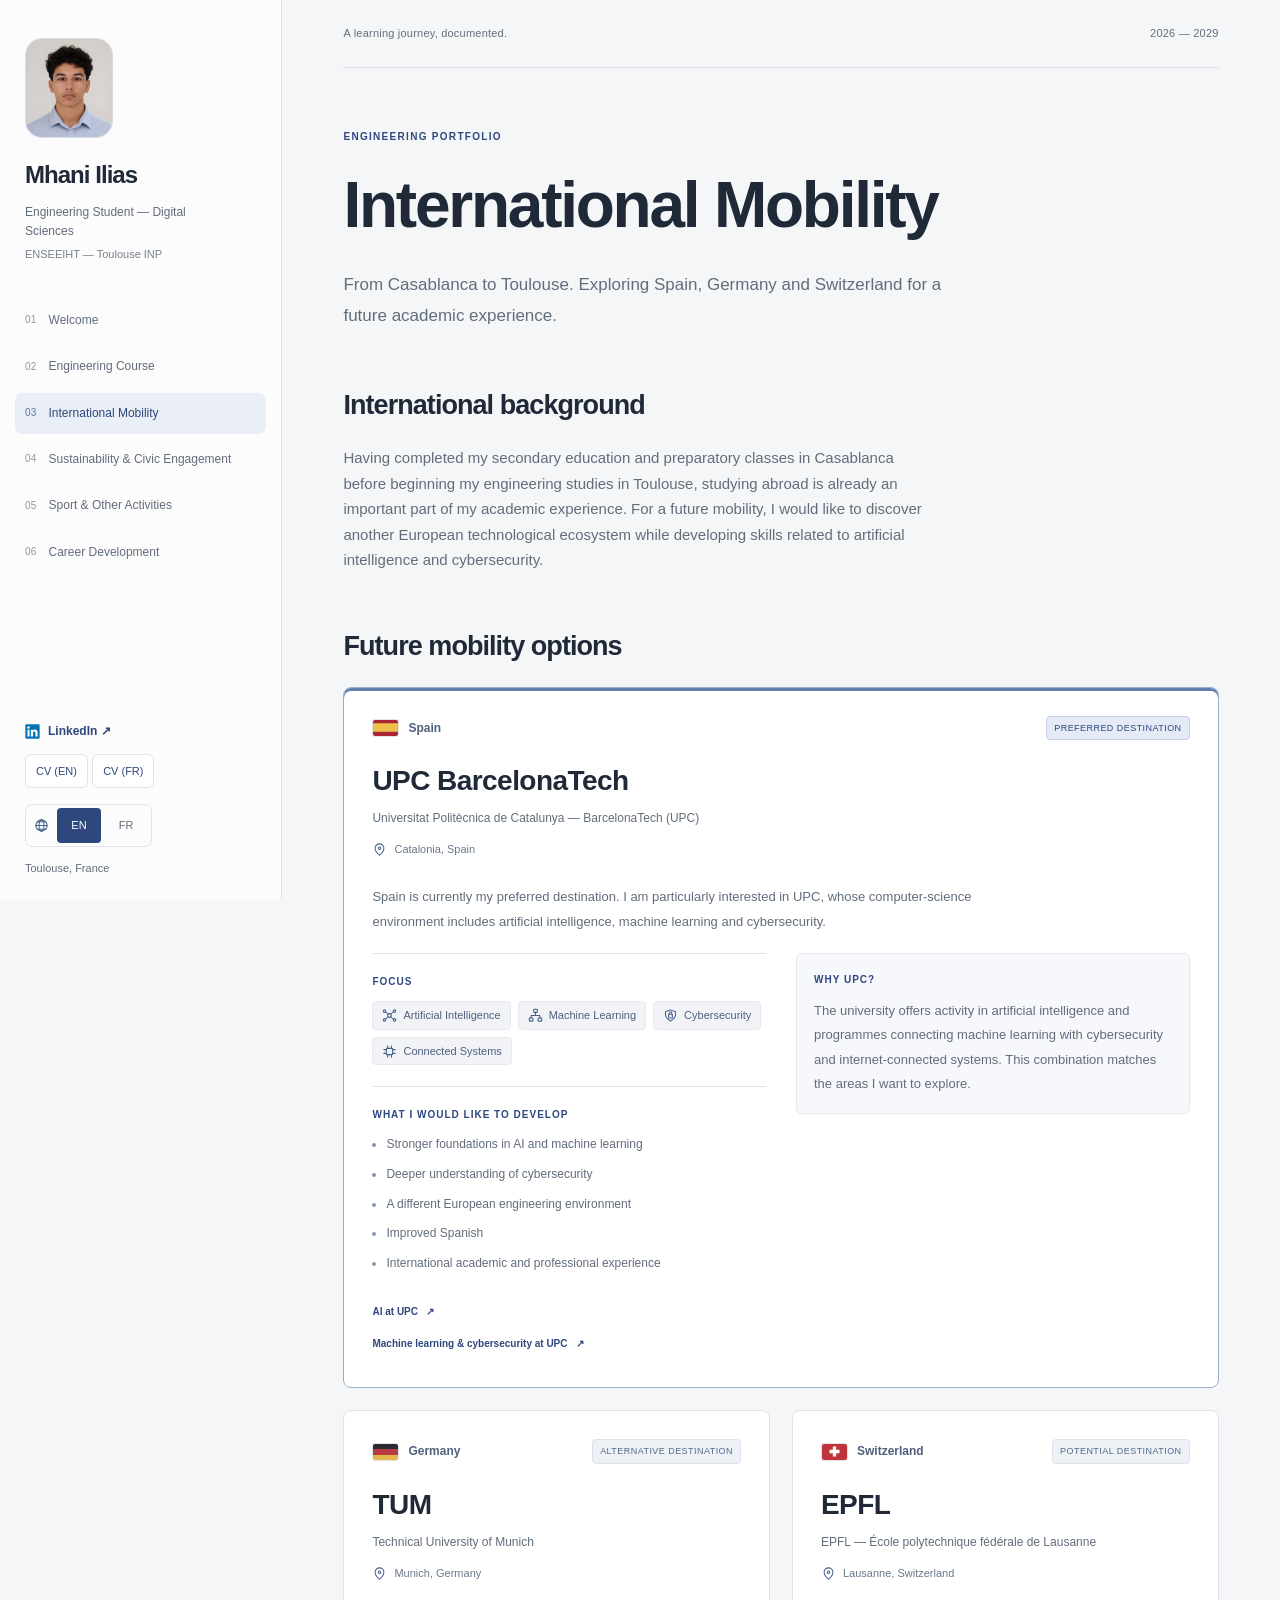
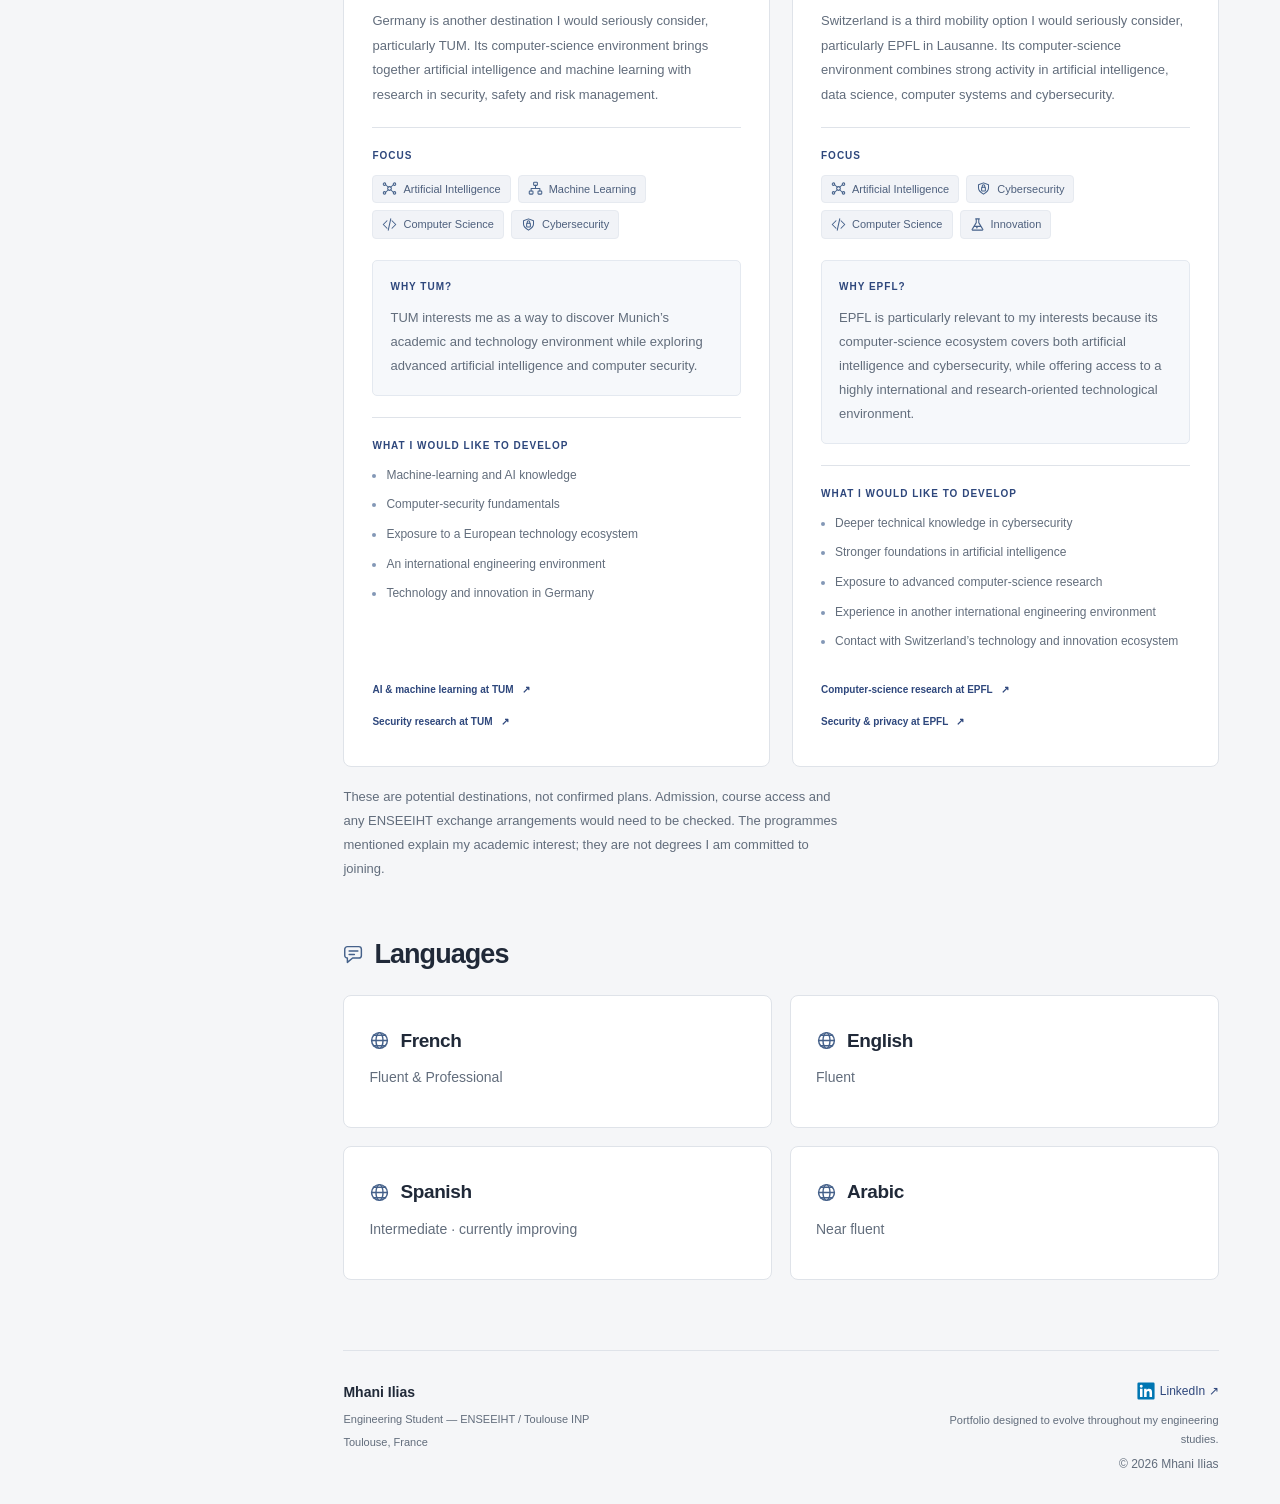
<file: mobility.html>
<!DOCTYPE html><html lang="en"><head><meta charset="utf-8"><meta name="viewport" content="width=device-width, initial-scale=1"><meta name="author" content="Mhani Ilias"><meta name="description" content="International background, potential mobility at UPC BarcelonaTech, TUM or EPFL, and language development — Mhani Ilias."><meta name="theme-color" content="#f5f6f8"><title>International Mobility — Mhani Ilias | ENSEEIHT</title><link rel="icon" href="assets/favicon.svg" type="image/svg+xml"><link rel="stylesheet" href="css/style.css?v=20261101-awareness-epfl-pitch"><script defer src="js/translations.js?v=20261101-awareness-epfl-pitch"></script><script defer src="js/main.js?v=20261101-awareness-epfl-pitch"></script></head><body><a class="skip-link" href="#main"><span data-i18n="t153">Skip to content</span></a><aside class="sidebar"><a class="identity" href="index.html"><div class="avatar" data-asset="profile"><img src="assets/images/profile.png" alt="Mhani Ilias" width="1122" height="1402" decoding="async"></div><span class="identity-copy"><span class="profile-name">Mhani Ilias</span><span data-i18n="u394" class="mobile-school">ENSEEIHT · Digital Sciences</span></span></a><p data-i18n="t136" class="profile-role">Engineering Student — Digital Sciences</p><p class="school">ENSEEIHT — Toulouse INP</p><button class="menu-toggle" aria-expanded="false" aria-controls="main-nav"><span data-i18n="t137">Menu</span> <span aria-hidden="true">☰</span></button><nav id="main-nav" aria-label="Main navigation"><a href="index.html"><span class="nav-num" aria-hidden="true">01</span><span data-i18n="t138">Welcome</span></a><a href="engineering.html"><span class="nav-num" aria-hidden="true">02</span><span data-i18n="t139">Engineering Course</span></a><a aria-current="page" href="mobility.html"><span class="nav-num" aria-hidden="true">03</span><span data-i18n="t140">International Mobility</span></a><a href="sustainability.html"><span class="nav-num" aria-hidden="true">04</span><span data-i18n="t141">Sustainability &amp; Civic Engagement</span></a><a href="activities.html"><span class="nav-num" aria-hidden="true">05</span><span data-i18n="t142">Sport &amp; Other Activities</span></a><a href="career.html"><span class="nav-num" aria-hidden="true">06</span><span data-i18n="t143">Career Development</span></a></nav><div class="sidebar-bottom"><a class="social-link" href="https://www.linkedin.com/in/ilias-mhani-92a1b8328/" target="_blank" rel="noopener noreferrer"><img class="icon" src="assets/icons/linkedin.svg" alt="" aria-hidden="true" width="18" height="18">LinkedIn ↗</a><div class="sidebar-cvs"><a class="button" data-asset="cv-en" href="assets/documents/cv-ilias-mhani-en.pdf" target="_blank" rel="noopener noreferrer"><span data-i18n="t144">CV (EN)</span></a> <a class="button" data-asset="cv-fr" href="assets/documents/cv-ilias-mhani-fr.pdf" target="_blank" rel="noopener noreferrer">CV (FR)</a></div><!-- TODO ILIAS: add GitHub profile when created. --><div class="language-switch" role="group" aria-label="Language / Langue"><img class="icon" src="assets/icons/globe.svg" alt="" aria-hidden="true" width="18" height="18"><button data-language="en" aria-pressed="true">EN</button><button data-language="fr" aria-pressed="false">FR</button></div><p data-i18n="t145" class="location">Toulouse, France</p></div></aside><main id="main" tabindex="-1"><div class="topline"><span data-i18n="t146">A learning journey, documented.</span><span>2026 — 2029</span></div><header class="page-heading"><div class="eyebrow"><span data-i18n="t147">Engineering portfolio</span></div><h1 data-i18n="t148">International Mobility</h1><p data-i18n="t149">From Casablanca to Toulouse. Exploring Spain, Germany and Switzerland for a future academic experience.</p></header><section><h2><span data-i18n="v454">International background</span></h2><p data-i18n="v453">Having completed my secondary education and preparatory classes in Casablanca before beginning my engineering studies in Toulouse, studying abroad is already an important part of my academic experience. For a future mobility, I would like to discover another European technological ecosystem while developing skills related to artificial intelligence and cybersecurity.</p></section><section><h2><span data-i18n="v498">Future mobility options</span></h2><div class="destination-grid three-destinations"><article class="card destination-card preferred-destination"><div class="destination-top"><span class="country-name"><img class="country-flag" src="assets/icons/spain.svg" alt="" width="30" height="20"><span data-i18n="v455">Spain</span></span><span data-i18n="v456" class="destination-badge">Preferred destination</span></div><h3><span data-i18n="v457">UPC BarcelonaTech</span></h3><p data-i18n="v458" class="university-name">Universitat Politècnica de Catalunya — BarcelonaTech (UPC)</p><div class="destination-city"><img class="icon" src="assets/icons/location.svg" alt="" aria-hidden="true" width="18" height="18"><span data-i18n="v459">Catalonia, Spain</span></div><p data-i18n="v460">Spain is currently my preferred destination. I am particularly interested in UPC, whose computer-science environment includes artificial intelligence, machine learning and cybersecurity.</p><div class="destination-block"><h4><span data-i18n="v461">Focus</span></h4><div class="tags"><span class="skill-tag"><img class="icon" src="assets/icons/ai.svg" alt="" aria-hidden="true" width="18" height="18"><span data-i18n="v462">Artificial Intelligence</span></span><span class="skill-tag"><img class="icon" src="assets/icons/algorithm.svg" alt="" aria-hidden="true" width="18" height="18"><span data-i18n="v463">Machine Learning</span></span><span class="skill-tag"><img class="icon" src="assets/icons/shield.svg" alt="" aria-hidden="true" width="18" height="18"><span data-i18n="v464">Cybersecurity</span></span><span class="skill-tag"><img class="icon" src="assets/icons/electronics.svg" alt="" aria-hidden="true" width="18" height="18"><span data-i18n="v465">Connected Systems</span></span></div></div><div class="destination-block academic-fit"><h4><span data-i18n="v466">Why UPC?</span></h4><p data-i18n="v467">The university offers activity in artificial intelligence and programmes connecting machine learning with cybersecurity and internet-connected systems. This combination matches the areas I want to explore.</p></div><div class="destination-block"><h4><span data-i18n="v468">What I would like to develop</span></h4><ul class="destination-goals"><li data-i18n="v469">Stronger foundations in AI and machine learning</li><li data-i18n="v470">Deeper understanding of cybersecurity</li><li data-i18n="v471">A different European engineering environment</li><li data-i18n="v472">Improved Spanish</li><li data-i18n="v473">International academic and professional experience</li></ul></div><div class="destination-sources"><a class="text-link academic-source" href="https://www.upc.edu/en/masters/artificial-intelligence" target="_blank" rel="noopener noreferrer"><span data-i18n="v474">AI at UPC</span> <span aria-hidden="true">↗</span></a><a class="text-link academic-source" href="https://www.upc.edu/es/masteres/machine-learning-and-cybersecurity-for-internet-connected-systems" target="_blank" rel="noopener noreferrer"><span data-i18n="v475">Machine learning &amp; cybersecurity at UPC</span> <span aria-hidden="true">↗</span></a></div></article><article class="card destination-card"><div class="destination-top"><span class="country-name"><img class="country-flag" src="assets/icons/germany.svg" alt="" width="30" height="20"><span data-i18n="v476">Germany</span></span><span data-i18n="v477" class="destination-badge">Alternative destination</span></div><h3><span data-i18n="v478">TUM</span></h3><p data-i18n="v479" class="university-name">Technical University of Munich</p><div class="destination-city"><img class="icon" src="assets/icons/location.svg" alt="" aria-hidden="true" width="18" height="18"><span data-i18n="v480">Munich, Germany</span></div><p data-i18n="v481">Germany is another destination I would seriously consider, particularly TUM. Its computer-science environment brings together artificial intelligence and machine learning with research in security, safety and risk management.</p><div class="destination-block"><h4><span data-i18n="v482">Focus</span></h4><div class="tags"><span class="skill-tag"><img class="icon" src="assets/icons/ai.svg" alt="" aria-hidden="true" width="18" height="18"><span data-i18n="v483">Artificial Intelligence</span></span><span class="skill-tag"><img class="icon" src="assets/icons/algorithm.svg" alt="" aria-hidden="true" width="18" height="18"><span data-i18n="v484">Machine Learning</span></span><span class="skill-tag"><img class="icon" src="assets/icons/code.svg" alt="" aria-hidden="true" width="18" height="18"><span data-i18n="v485">Computer Science</span></span><span class="skill-tag"><img class="icon" src="assets/icons/shield.svg" alt="" aria-hidden="true" width="18" height="18"><span data-i18n="v486">Cybersecurity</span></span></div></div><div class="destination-block academic-fit"><h4><span data-i18n="v487">Why TUM?</span></h4><p data-i18n="v488">TUM interests me as a way to discover Munich’s academic and technology environment while exploring advanced artificial intelligence and computer security.</p></div><div class="destination-block"><h4><span data-i18n="v489">What I would like to develop</span></h4><ul class="destination-goals"><li data-i18n="v490">Machine-learning and AI knowledge</li><li data-i18n="v491">Computer-security fundamentals</li><li data-i18n="v492">Exposure to a European technology ecosystem</li><li data-i18n="v493">An international engineering environment</li><li data-i18n="v494">Technology and innovation in Germany</li></ul></div><div class="destination-sources"><a class="text-link academic-source" href="https://www.cs.cit.tum.de/cs/research/areas/artificial-intelligence-machine-learning/" target="_blank" rel="noopener noreferrer"><span data-i18n="v495">AI &amp; machine learning at TUM</span> <span aria-hidden="true">↗</span></a><a class="text-link academic-source" href="https://www.cs.cit.tum.de/en/cs/research/areas/security-safety-risk-management/" target="_blank" rel="noopener noreferrer"><span data-i18n="v496">Security research at TUM</span> <span aria-hidden="true">↗</span></a></div></article><article class="card destination-card"><div class="destination-top"><span class="country-name"><img class="country-flag" src="assets/icons/switzerland.svg" alt="" width="30" height="20"><span data-i18n="w489">Switzerland</span></span><span data-i18n="w490" class="destination-badge">Potential destination</span></div><h3><span data-i18n="w491">EPFL</span></h3><p data-i18n="w492" class="university-name">EPFL — École polytechnique fédérale de Lausanne</p><div class="destination-city"><img class="icon" src="assets/icons/location.svg" alt="" aria-hidden="true" width="18" height="18"><span data-i18n="w493">Lausanne, Switzerland</span></div><p data-i18n="w494">Switzerland is a third mobility option I would seriously consider, particularly EPFL in Lausanne. Its computer-science environment combines strong activity in artificial intelligence, data science, computer systems and cybersecurity.</p><div class="destination-block"><h4><span data-i18n="w495">Focus</span></h4><div class="tags"><span class="skill-tag"><img class="icon" src="assets/icons/ai.svg" alt="" aria-hidden="true" width="18" height="18"><span data-i18n="w496">Artificial Intelligence</span></span><span class="skill-tag"><img class="icon" src="assets/icons/shield.svg" alt="" aria-hidden="true" width="18" height="18"><span data-i18n="w497">Cybersecurity</span></span><span class="skill-tag"><img class="icon" src="assets/icons/code.svg" alt="" aria-hidden="true" width="18" height="18"><span data-i18n="w498">Computer Science</span></span><span class="skill-tag"><img class="icon" src="assets/icons/experiment.svg" alt="" aria-hidden="true" width="18" height="18"><span data-i18n="w499">Innovation</span></span></div></div><div class="destination-block academic-fit"><h4><span data-i18n="w500">Why EPFL?</span></h4><p data-i18n="w501">EPFL is particularly relevant to my interests because its computer-science ecosystem covers both artificial intelligence and cybersecurity, while offering access to a highly international and research-oriented technological environment.</p></div><div class="destination-block"><h4><span data-i18n="w502">What I would like to develop</span></h4><ul class="destination-goals"><li data-i18n="w503">Deeper technical knowledge in cybersecurity</li><li data-i18n="w504">Stronger foundations in artificial intelligence</li><li data-i18n="w505">Exposure to advanced computer-science research</li><li data-i18n="w506">Experience in another international engineering environment</li><li data-i18n="w507">Contact with Switzerland’s technology and innovation ecosystem</li></ul></div><div class="destination-sources"><a class="text-link academic-source" href="https://www.epfl.ch/schools/ic/research/" target="_blank" rel="noopener noreferrer"><span data-i18n="w508">Computer-science research at EPFL</span> <span aria-hidden="true">↗</span></a><a class="text-link academic-source" href="https://www.epfl.ch/schools/ic/research/security-privacy/" target="_blank" rel="noopener noreferrer"><span data-i18n="w509">Security &amp; privacy at EPFL</span> <span aria-hidden="true">↗</span></a></div></article></div><p data-i18n="v497" class="section-note">These are potential destinations, not confirmed plans. Admission, course access and any ENSEEIHT exchange arrangements would need to be checked. The programmes mentioned explain my academic interest; they are not degrees I am committed to joining.</p></section><section><h2 class="icon-heading"><img class="icon" src="assets/icons/speech.svg" alt="" aria-hidden="true" width="18" height="18"><span data-i18n="t133">Languages</span></h2><div class="two-grid"><article class="card "><h3 class="icon-heading"><img class="icon" src="assets/icons/globe.svg" alt="" aria-hidden="true" width="18" height="18"><span data-i18n="t132">French</span></h3><p data-i18n="t131">Fluent &amp; Professional</p></article><article class="card "><h3 class="icon-heading"><img class="icon" src="assets/icons/globe.svg" alt="" aria-hidden="true" width="18" height="18"><span data-i18n="t126">English</span></h3><p data-i18n="t125">Fluent</p></article><article class="card "><h3 class="icon-heading"><img class="icon" src="assets/icons/globe.svg" alt="" aria-hidden="true" width="18" height="18"><span data-i18n="t130">Spanish</span></h3><p data-i18n="t129">Intermediate · currently improving</p></article><article class="card "><h3 class="icon-heading"><img class="icon" src="assets/icons/globe.svg" alt="" aria-hidden="true" width="18" height="18"><span data-i18n="t128">Arabic</span></h3><p data-i18n="t127">Near fluent</p></article></div></section><footer><div><strong>Mhani Ilias</strong><p data-i18n="t150">Engineering Student — ENSEEIHT / Toulouse INP</p><p data-i18n="t151">Toulouse, France</p></div><div><a href="https://www.linkedin.com/in/ilias-mhani-92a1b8328/" target="_blank" rel="noopener noreferrer"><img class="icon" src="assets/icons/linkedin.svg" alt="" aria-hidden="true" width="18" height="18">LinkedIn ↗</a><p data-i18n="t152">Portfolio designed to evolve throughout my engineering studies.</p><small>© <span data-year>2026</span> Mhani Ilias</small></div></footer></main></body></html>
</file>
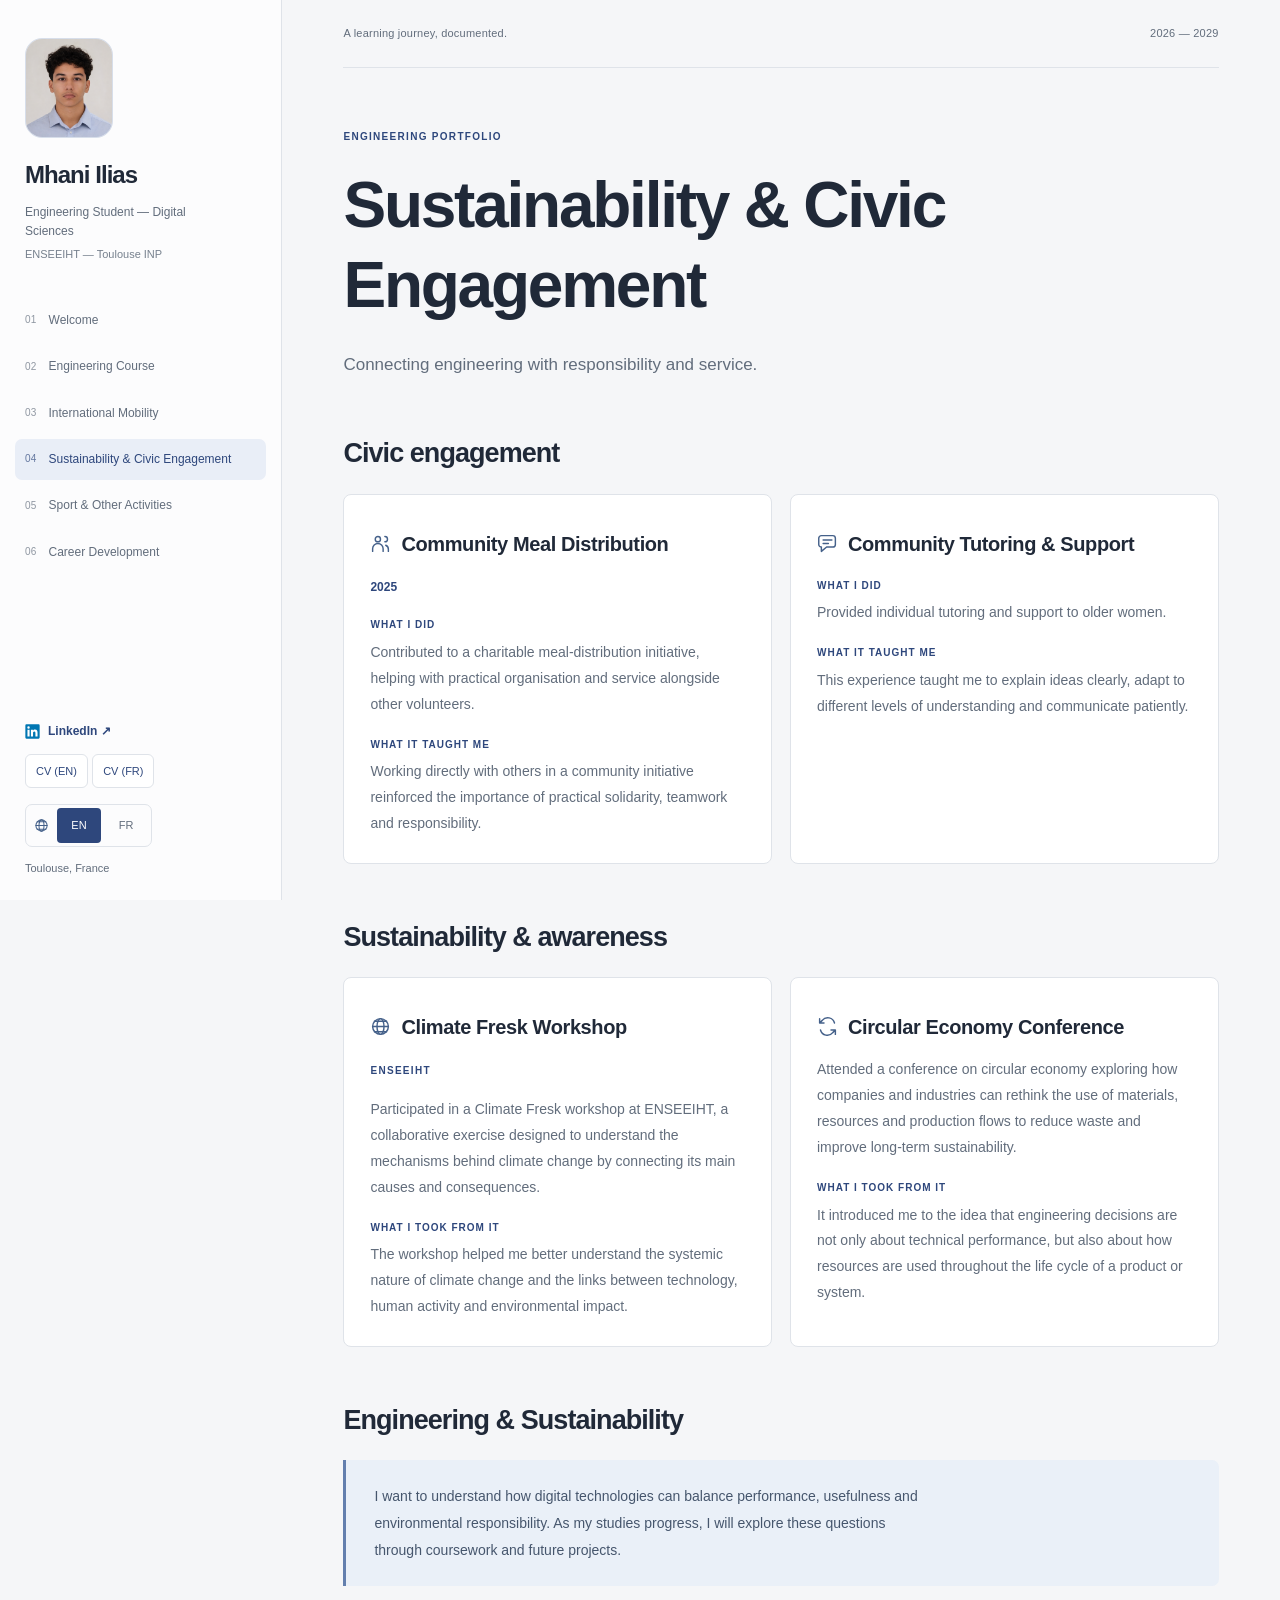
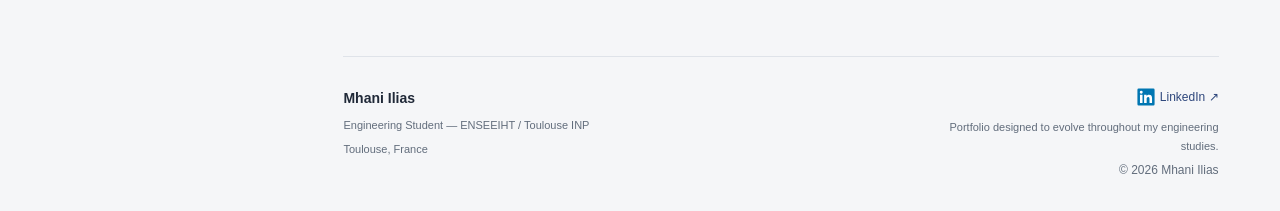
<file: sustainability.html>
<!DOCTYPE html><html lang="en"><head><meta charset="utf-8"><meta name="viewport" content="width=device-width, initial-scale=1"><meta name="author" content="Mhani Ilias"><meta name="description" content="Connecting engineering with responsibility and service."><meta name="theme-color" content="#f5f6f8"><title>Sustainability &amp; Civic Engagement — Mhani Ilias | ENSEEIHT</title><link rel="icon" href="assets/favicon.svg" type="image/svg+xml"><link rel="stylesheet" href="css/style.css?v=20261101-awareness-epfl-pitch"><script defer src="js/translations.js?v=20261101-awareness-epfl-pitch"></script><script defer src="js/main.js?v=20261101-awareness-epfl-pitch"></script></head><body><a class="skip-link" href="#main"><span data-i18n="t186">Skip to content</span></a><aside class="sidebar"><a class="identity" href="index.html"><div class="avatar" data-asset="profile"><img src="assets/images/profile.png" alt="Mhani Ilias" width="1122" height="1402" decoding="async"></div><span class="identity-copy"><span class="profile-name">Mhani Ilias</span><span data-i18n="u392" class="mobile-school">ENSEEIHT · Digital Sciences</span></span></a><p data-i18n="t169" class="profile-role">Engineering Student — Digital Sciences</p><p class="school">ENSEEIHT — Toulouse INP</p><button class="menu-toggle" aria-expanded="false" aria-controls="main-nav"><span data-i18n="t170">Menu</span> <span aria-hidden="true">☰</span></button><nav id="main-nav" aria-label="Main navigation"><a href="index.html"><span class="nav-num" aria-hidden="true">01</span><span data-i18n="t171">Welcome</span></a><a href="engineering.html"><span class="nav-num" aria-hidden="true">02</span><span data-i18n="t172">Engineering Course</span></a><a href="mobility.html"><span class="nav-num" aria-hidden="true">03</span><span data-i18n="t173">International Mobility</span></a><a aria-current="page" href="sustainability.html"><span class="nav-num" aria-hidden="true">04</span><span data-i18n="t174">Sustainability &amp; Civic Engagement</span></a><a href="activities.html"><span class="nav-num" aria-hidden="true">05</span><span data-i18n="t175">Sport &amp; Other Activities</span></a><a href="career.html"><span class="nav-num" aria-hidden="true">06</span><span data-i18n="t176">Career Development</span></a></nav><div class="sidebar-bottom"><a class="social-link" href="https://www.linkedin.com/in/ilias-mhani-92a1b8328/" target="_blank" rel="noopener noreferrer"><img class="icon" src="assets/icons/linkedin.svg" alt="" aria-hidden="true" width="18" height="18">LinkedIn ↗</a><div class="sidebar-cvs"><a class="button" data-asset="cv-en" href="assets/documents/cv-ilias-mhani-en.pdf" target="_blank" rel="noopener noreferrer"><span data-i18n="t177">CV (EN)</span></a> <a class="button" data-asset="cv-fr" href="assets/documents/cv-ilias-mhani-fr.pdf" target="_blank" rel="noopener noreferrer">CV (FR)</a></div><!-- TODO ILIAS: add GitHub profile when created. --><div class="language-switch" role="group" aria-label="Language / Langue"><img class="icon" src="assets/icons/globe.svg" alt="" aria-hidden="true" width="18" height="18"><button data-language="en" aria-pressed="true">EN</button><button data-language="fr" aria-pressed="false">FR</button></div><p data-i18n="t178" class="location">Toulouse, France</p></div></aside><main id="main" tabindex="-1"><div class="topline"><span data-i18n="t179">A learning journey, documented.</span><span>2026 — 2029</span></div><header class="page-heading"><div class="eyebrow"><span data-i18n="t180">Engineering portfolio</span></div><h1 data-i18n="t181">Sustainability &amp; Civic Engagement</h1><p data-i18n="t182">Connecting engineering with responsibility and service.</p></header><section><h2><span data-i18n="w478">Civic engagement</span></h2><div class="two-grid civic-grid"><article class="card "><h3 class="icon-heading"><img class="icon" src="assets/icons/people.svg" alt="" aria-hidden="true" width="18" height="18"><span data-i18n="u436">Community Meal Distribution</span></h3><span class="date">2025</span><h4><span data-i18n="u432">What I did</span></h4><p data-i18n="u433">Contributed to a charitable meal-distribution initiative, helping with practical organisation and service alongside other volunteers.</p><h4><span data-i18n="u434">What it taught me</span></h4><p data-i18n="u435">Working directly with others in a community initiative reinforced the importance of practical solidarity, teamwork and responsibility.</p></article><article class="card "><h3 class="icon-heading"><img class="icon" src="assets/icons/speech.svg" alt="" aria-hidden="true" width="18" height="18"><span data-i18n="u441">Community Tutoring &amp; Support</span></h3><h4><span data-i18n="u437">What I did</span></h4><p data-i18n="u438">Provided individual tutoring and support to older women.</p><h4><span data-i18n="u439">What it taught me</span></h4><p data-i18n="u440">This experience taught me to explain ideas clearly, adapt to different levels of understanding and communicate patiently.</p></article></div></section><section><h2><span data-i18n="w488">Sustainability &amp; awareness</span></h2><div class="two-grid civic-grid awareness-grid"><article class="card"><h3 class="icon-heading"><img class="icon" src="assets/icons/globe.svg" alt="" aria-hidden="true" width="18" height="18"><span data-i18n="w479">Climate Fresk Workshop</span></h3><span data-i18n="w480" class="eyebrow">ENSEEIHT</span><p data-i18n="w481">Participated in a Climate Fresk workshop at ENSEEIHT, a collaborative exercise designed to understand the mechanisms behind climate change by connecting its main causes and consequences.</p><h4><span data-i18n="w482">What I took from it</span></h4><p data-i18n="w483">The workshop helped me better understand the systemic nature of climate change and the links between technology, human activity and environmental impact.</p></article><article class="card"><h3 class="icon-heading"><img class="icon" src="assets/icons/loop.svg" alt="" aria-hidden="true" width="18" height="18"><span data-i18n="w484">Circular Economy Conference</span></h3><p data-i18n="w485">Attended a conference on circular economy exploring how companies and industries can rethink the use of materials, resources and production flows to reduce waste and improve long-term sustainability.</p><h4><span data-i18n="w486">What I took from it</span></h4><p data-i18n="w487">It introduced me to the idea that engineering decisions are not only about technical performance, but also about how resources are used throughout the life cycle of a product or system.</p></article></div></section><section><h2><span data-i18n="u444">Engineering &amp; Sustainability</span></h2><div class="reflection-card"><p data-i18n="u443">I want to understand how digital technologies can balance performance, usefulness and environmental responsibility. As my studies progress, I will explore these questions through coursework and future projects.</p></div></section><footer><div><strong>Mhani Ilias</strong><p data-i18n="t183">Engineering Student — ENSEEIHT / Toulouse INP</p><p data-i18n="t184">Toulouse, France</p></div><div><a href="https://www.linkedin.com/in/ilias-mhani-92a1b8328/" target="_blank" rel="noopener noreferrer"><img class="icon" src="assets/icons/linkedin.svg" alt="" aria-hidden="true" width="18" height="18">LinkedIn ↗</a><p data-i18n="t185">Portfolio designed to evolve throughout my engineering studies.</p><small>© <span data-year>2026</span> Mhani Ilias</small></div></footer></main></body></html>
</file>
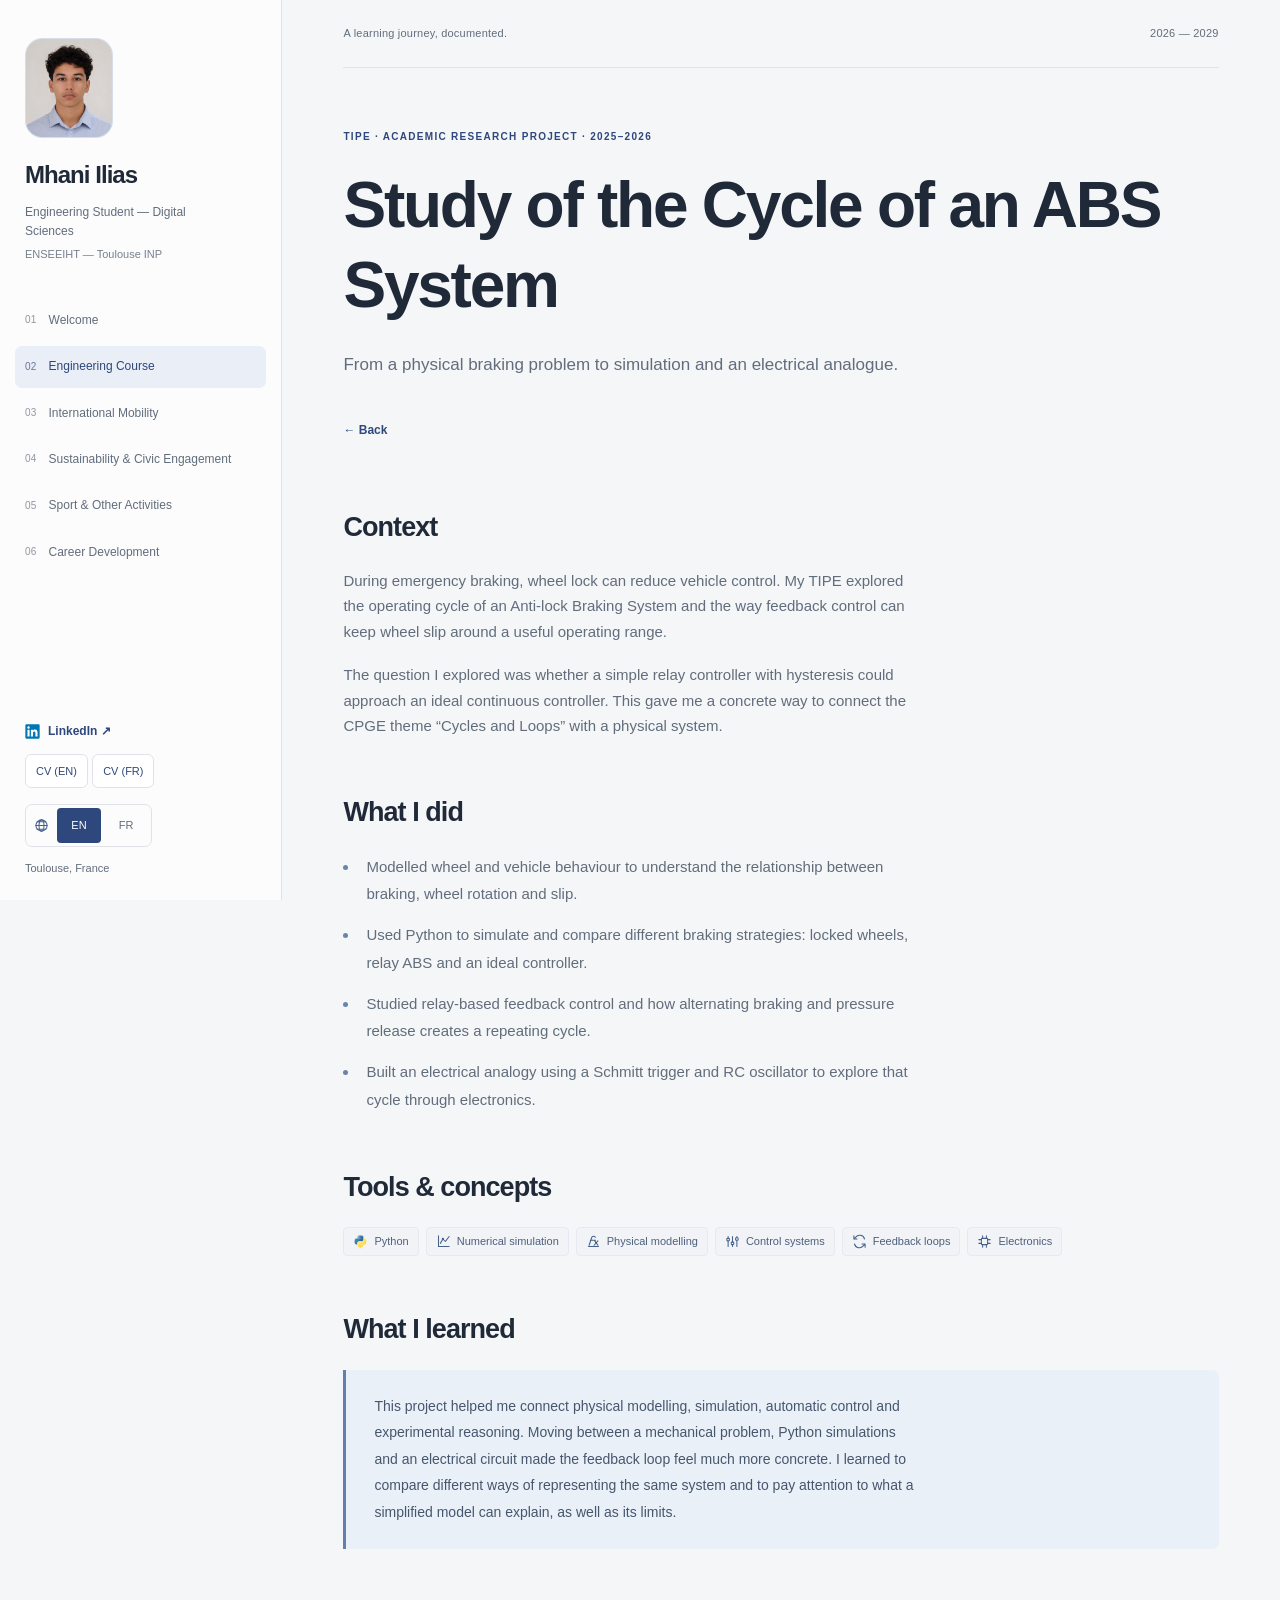
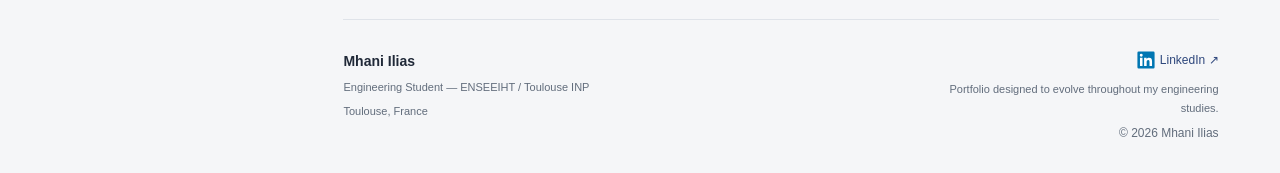
<file: projects/abs.html>
<!DOCTYPE html><html lang="en"><head><meta charset="utf-8"><meta name="viewport" content="width=device-width, initial-scale=1"><meta name="author" content="Mhani Ilias"><meta name="description" content="From a physical braking problem to simulation and an electrical analogue."><meta name="theme-color" content="#f5f6f8"><title>Study of the Cycle of an ABS System — Mhani Ilias | ENSEEIHT</title><link rel="icon" href="../assets/favicon.svg" type="image/svg+xml"><link rel="stylesheet" href="../css/style.css?v=20261101-awareness-epfl-pitch"><script defer src="../js/translations.js?v=20261101-awareness-epfl-pitch"></script><script defer src="../js/main.js?v=20261101-awareness-epfl-pitch"></script></head><body><a class="skip-link" href="#main"><span data-i18n="t359">Skip to content</span></a><aside class="sidebar"><a class="identity" href="../index.html"><div class="avatar" data-asset="profile"><img src="../assets/images/profile.png" alt="Mhani Ilias" width="1122" height="1402" decoding="async"></div><span class="identity-copy"><span class="profile-name">Mhani Ilias</span><span data-i18n="u397" class="mobile-school">ENSEEIHT · Digital Sciences</span></span></a><p data-i18n="t342" class="profile-role">Engineering Student — Digital Sciences</p><p class="school">ENSEEIHT — Toulouse INP</p><button class="menu-toggle" aria-expanded="false" aria-controls="main-nav"><span data-i18n="t343">Menu</span> <span aria-hidden="true">☰</span></button><nav id="main-nav" aria-label="Main navigation"><a href="../index.html"><span class="nav-num" aria-hidden="true">01</span><span data-i18n="t344">Welcome</span></a><a aria-current="page" href="../engineering.html"><span class="nav-num" aria-hidden="true">02</span><span data-i18n="t345">Engineering Course</span></a><a href="../mobility.html"><span class="nav-num" aria-hidden="true">03</span><span data-i18n="t346">International Mobility</span></a><a href="../sustainability.html"><span class="nav-num" aria-hidden="true">04</span><span data-i18n="t347">Sustainability &amp; Civic Engagement</span></a><a href="../activities.html"><span class="nav-num" aria-hidden="true">05</span><span data-i18n="t348">Sport &amp; Other Activities</span></a><a href="../career.html"><span class="nav-num" aria-hidden="true">06</span><span data-i18n="t349">Career Development</span></a></nav><div class="sidebar-bottom"><a class="social-link" href="https://www.linkedin.com/in/ilias-mhani-92a1b8328/" target="_blank" rel="noopener noreferrer"><img class="icon" src="../assets/icons/linkedin.svg" alt="" aria-hidden="true" width="18" height="18">LinkedIn ↗</a><div class="sidebar-cvs"><a class="button" data-asset="cv-en" href="../assets/documents/cv-ilias-mhani-en.pdf" target="_blank" rel="noopener noreferrer"><span data-i18n="t350">CV (EN)</span></a> <a class="button" data-asset="cv-fr" href="../assets/documents/cv-ilias-mhani-fr.pdf" target="_blank" rel="noopener noreferrer">CV (FR)</a></div><!-- TODO ILIAS: add GitHub profile when created. --><div class="language-switch" role="group" aria-label="Language / Langue"><img class="icon" src="../assets/icons/globe.svg" alt="" aria-hidden="true" width="18" height="18"><button data-language="en" aria-pressed="true">EN</button><button data-language="fr" aria-pressed="false">FR</button></div><p data-i18n="t351" class="location">Toulouse, France</p></div></aside><main id="main" tabindex="-1"><div class="topline"><span data-i18n="t352">A learning journey, documented.</span><span>2026 — 2029</span></div><header class="page-heading"><div class="eyebrow"><span data-i18n="t353">TIPE · Academic research project · 2025–2026</span></div><h1 data-i18n="t354">Study of the Cycle of an ABS System</h1><p data-i18n="t355">From a physical braking problem to simulation and an electrical analogue.</p></header><a class="text-link project-back" data-project-back href="../index.html"><span data-i18n="u398">← Back</span></a><section><h2><span data-i18n="r524">Context</span></h2><p data-i18n="r522">During emergency braking, wheel lock can reduce vehicle control. My TIPE explored the operating cycle of an Anti-lock Braking System and the way feedback control can keep wheel slip around a useful operating range.</p><p data-i18n="r523">The question I explored was whether a simple relay controller with hysteresis could approach an ideal continuous controller. This gave me a concrete way to connect the CPGE theme “Cycles and Loops” with a physical system.</p></section><section><h2><span data-i18n="r529">What I did</span></h2><ul class="action-list"><li data-i18n="r525">Modelled wheel and vehicle behaviour to understand the relationship between braking, wheel rotation and slip.</li><li data-i18n="r526">Used Python to simulate and compare different braking strategies: locked wheels, relay ABS and an ideal controller.</li><li data-i18n="r527">Studied relay-based feedback control and how alternating braking and pressure release creates a repeating cycle.</li><li data-i18n="r528">Built an electrical analogy using a Schmitt trigger and RC oscillator to explore that cycle through electronics.</li></ul></section><section><h2><span data-i18n="r536">Tools &amp; concepts</span></h2><div class="tags"><span class="skill-tag"><img class="icon" src="../assets/icons/python.svg" alt="" aria-hidden="true" width="18" height="18"><span data-i18n="r530">Python</span></span><span class="skill-tag"><img class="icon" src="../assets/icons/simulation.svg" alt="" aria-hidden="true" width="18" height="18"><span data-i18n="r531">Numerical simulation</span></span><span class="skill-tag"><img class="icon" src="../assets/icons/modelling.svg" alt="" aria-hidden="true" width="18" height="18"><span data-i18n="r532">Physical modelling</span></span><span class="skill-tag"><img class="icon" src="../assets/icons/controls.svg" alt="" aria-hidden="true" width="18" height="18"><span data-i18n="r533">Control systems</span></span><span class="skill-tag"><img class="icon" src="../assets/icons/loop.svg" alt="" aria-hidden="true" width="18" height="18"><span data-i18n="r534">Feedback loops</span></span><span class="skill-tag"><img class="icon" src="../assets/icons/electronics.svg" alt="" aria-hidden="true" width="18" height="18"><span data-i18n="r535">Electronics</span></span></div></section><section><h2><span data-i18n="r538">What I learned</span></h2><div class="reflection-card"><p data-i18n="r537">This project helped me connect physical modelling, simulation, automatic control and experimental reasoning. Moving between a mechanical problem, Python simulations and an electrical circuit made the feedback loop feel much more concrete. I learned to compare different ways of representing the same system and to pay attention to what a simplified model can explain, as well as its limits.</p></div></section><footer><div><strong>Mhani Ilias</strong><p data-i18n="t356">Engineering Student — ENSEEIHT / Toulouse INP</p><p data-i18n="t357">Toulouse, France</p></div><div><a href="https://www.linkedin.com/in/ilias-mhani-92a1b8328/" target="_blank" rel="noopener noreferrer"><img class="icon" src="../assets/icons/linkedin.svg" alt="" aria-hidden="true" width="18" height="18">LinkedIn ↗</a><p data-i18n="t358">Portfolio designed to evolve throughout my engineering studies.</p><small>© <span data-year>2026</span> Mhani Ilias</small></div></footer></main></body></html>
</file>
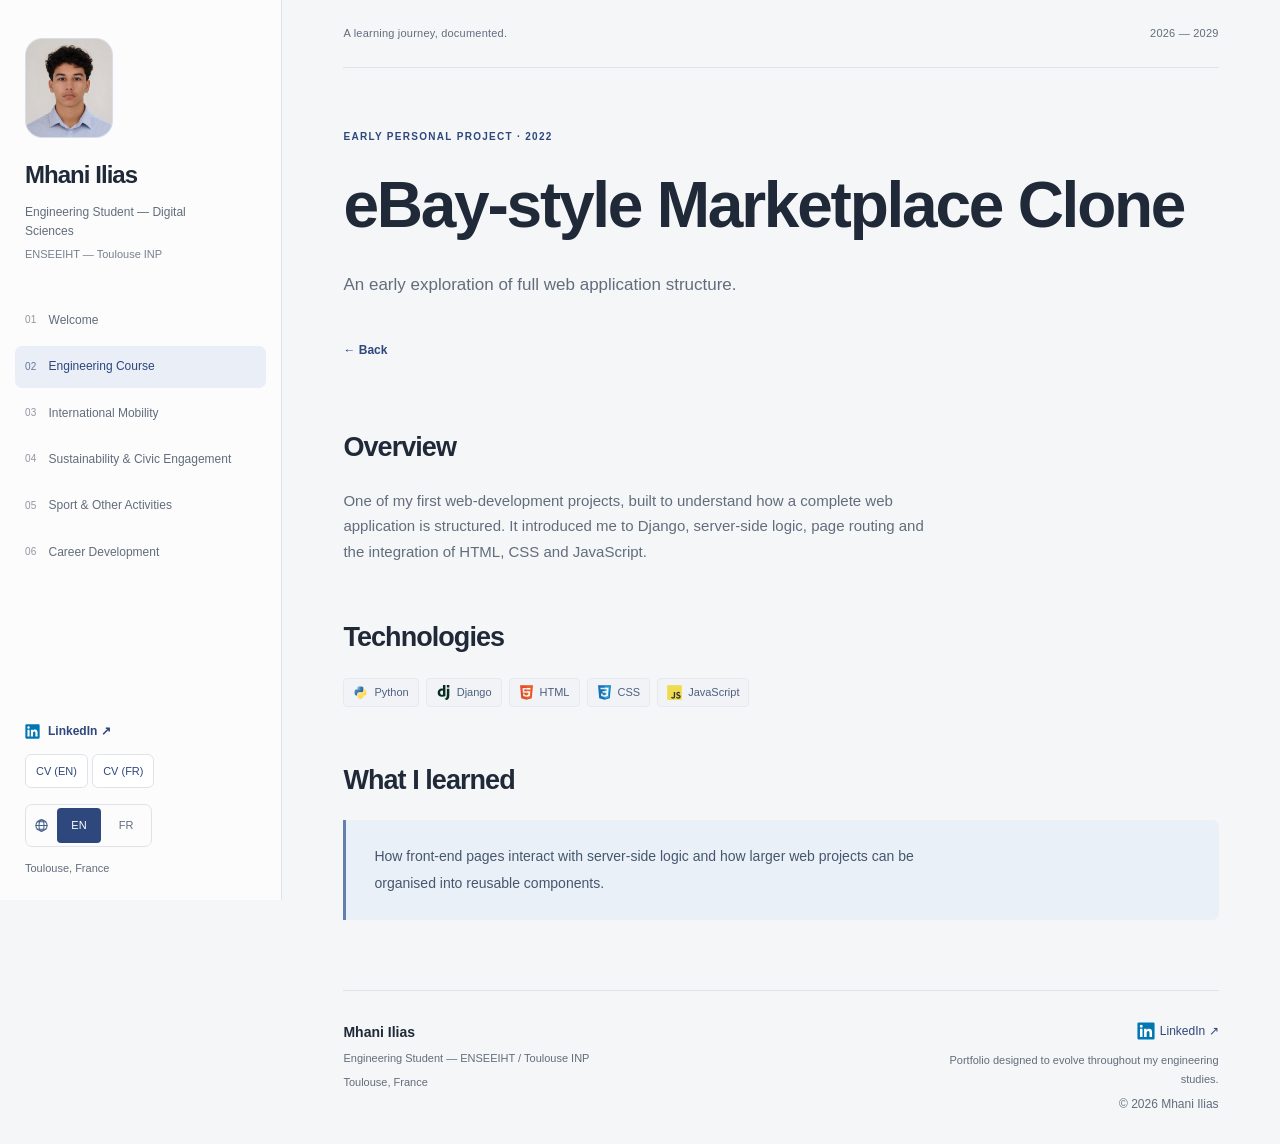
<file: projects/ebay-clone.html>
<!DOCTYPE html><html lang="en"><head><meta charset="utf-8"><meta name="viewport" content="width=device-width, initial-scale=1"><meta name="author" content="Mhani Ilias"><meta name="description" content="An early exploration of full web application structure."><meta name="theme-color" content="#f5f6f8"><title>eBay-style Marketplace Clone — Mhani Ilias | ENSEEIHT</title><link rel="icon" href="../assets/favicon.svg" type="image/svg+xml"><link rel="stylesheet" href="../css/style.css?v=20261101-awareness-epfl-pitch"><script defer src="../js/translations.js?v=20261101-awareness-epfl-pitch"></script><script defer src="../js/main.js?v=20261101-awareness-epfl-pitch"></script></head><body><a class="skip-link" href="#main"><span data-i18n="t449">Skip to content</span></a><aside class="sidebar"><a class="identity" href="../index.html"><div class="avatar" data-asset="profile"><img src="../assets/images/profile.png" alt="Mhani Ilias" width="1122" height="1402" decoding="async"></div><span class="identity-copy"><span class="profile-name">Mhani Ilias</span><span data-i18n="u395" class="mobile-school">ENSEEIHT · Digital Sciences</span></span></a><p data-i18n="t432" class="profile-role">Engineering Student — Digital Sciences</p><p class="school">ENSEEIHT — Toulouse INP</p><button class="menu-toggle" aria-expanded="false" aria-controls="main-nav"><span data-i18n="t433">Menu</span> <span aria-hidden="true">☰</span></button><nav id="main-nav" aria-label="Main navigation"><a href="../index.html"><span class="nav-num" aria-hidden="true">01</span><span data-i18n="t434">Welcome</span></a><a aria-current="page" href="../engineering.html"><span class="nav-num" aria-hidden="true">02</span><span data-i18n="t435">Engineering Course</span></a><a href="../mobility.html"><span class="nav-num" aria-hidden="true">03</span><span data-i18n="t436">International Mobility</span></a><a href="../sustainability.html"><span class="nav-num" aria-hidden="true">04</span><span data-i18n="t437">Sustainability &amp; Civic Engagement</span></a><a href="../activities.html"><span class="nav-num" aria-hidden="true">05</span><span data-i18n="t438">Sport &amp; Other Activities</span></a><a href="../career.html"><span class="nav-num" aria-hidden="true">06</span><span data-i18n="t439">Career Development</span></a></nav><div class="sidebar-bottom"><a class="social-link" href="https://www.linkedin.com/in/ilias-mhani-92a1b8328/" target="_blank" rel="noopener noreferrer"><img class="icon" src="../assets/icons/linkedin.svg" alt="" aria-hidden="true" width="18" height="18">LinkedIn ↗</a><div class="sidebar-cvs"><a class="button" data-asset="cv-en" href="../assets/documents/cv-ilias-mhani-en.pdf" target="_blank" rel="noopener noreferrer"><span data-i18n="t440">CV (EN)</span></a> <a class="button" data-asset="cv-fr" href="../assets/documents/cv-ilias-mhani-fr.pdf" target="_blank" rel="noopener noreferrer">CV (FR)</a></div><!-- TODO ILIAS: add GitHub profile when created. --><div class="language-switch" role="group" aria-label="Language / Langue"><img class="icon" src="../assets/icons/globe.svg" alt="" aria-hidden="true" width="18" height="18"><button data-language="en" aria-pressed="true">EN</button><button data-language="fr" aria-pressed="false">FR</button></div><p data-i18n="t441" class="location">Toulouse, France</p></div></aside><main id="main" tabindex="-1"><div class="topline"><span data-i18n="t442">A learning journey, documented.</span><span>2026 — 2029</span></div><header class="page-heading"><div class="eyebrow"><span data-i18n="t443">Early personal project · 2022</span></div><h1 data-i18n="t444">eBay-style Marketplace Clone</h1><p data-i18n="t445">An early exploration of full web application structure.</p></header><a class="text-link project-back" data-project-back href="../index.html"><span data-i18n="u396">← Back</span></a><section><h2><span data-i18n="r549">Overview</span></h2><p data-i18n="r548">One of my first web-development projects, built to understand how a complete web application is structured. It introduced me to Django, server-side logic, page routing and the integration of HTML, CSS and JavaScript.</p></section><section><h2><span data-i18n="r555">Technologies</span></h2><div class="tags"><span class="skill-tag"><img class="icon" src="../assets/icons/python.svg" alt="" aria-hidden="true" width="18" height="18"><span data-i18n="r550">Python</span></span><span class="skill-tag"><img class="icon" src="../assets/icons/django.svg" alt="" aria-hidden="true" width="18" height="18"><span data-i18n="r551">Django</span></span><span class="skill-tag"><img class="icon" src="../assets/icons/html.svg" alt="" aria-hidden="true" width="18" height="18"><span data-i18n="r552">HTML</span></span><span class="skill-tag"><img class="icon" src="../assets/icons/css.svg" alt="" aria-hidden="true" width="18" height="18"><span data-i18n="r553">CSS</span></span><span class="skill-tag"><img class="icon" src="../assets/icons/javascript.svg" alt="" aria-hidden="true" width="18" height="18"><span data-i18n="r554">JavaScript</span></span></div></section><section><h2><span data-i18n="r557">What I learned</span></h2><div class="reflection-card"><p data-i18n="r556">How front-end pages interact with server-side logic and how larger web projects can be organised into reusable components.</p></div></section><footer><div><strong>Mhani Ilias</strong><p data-i18n="t446">Engineering Student — ENSEEIHT / Toulouse INP</p><p data-i18n="t447">Toulouse, France</p></div><div><a href="https://www.linkedin.com/in/ilias-mhani-92a1b8328/" target="_blank" rel="noopener noreferrer"><img class="icon" src="../assets/icons/linkedin.svg" alt="" aria-hidden="true" width="18" height="18">LinkedIn ↗</a><p data-i18n="t448">Portfolio designed to evolve throughout my engineering studies.</p><small>© <span data-year>2026</span> Mhani Ilias</small></div></footer></main></body></html>
</file>
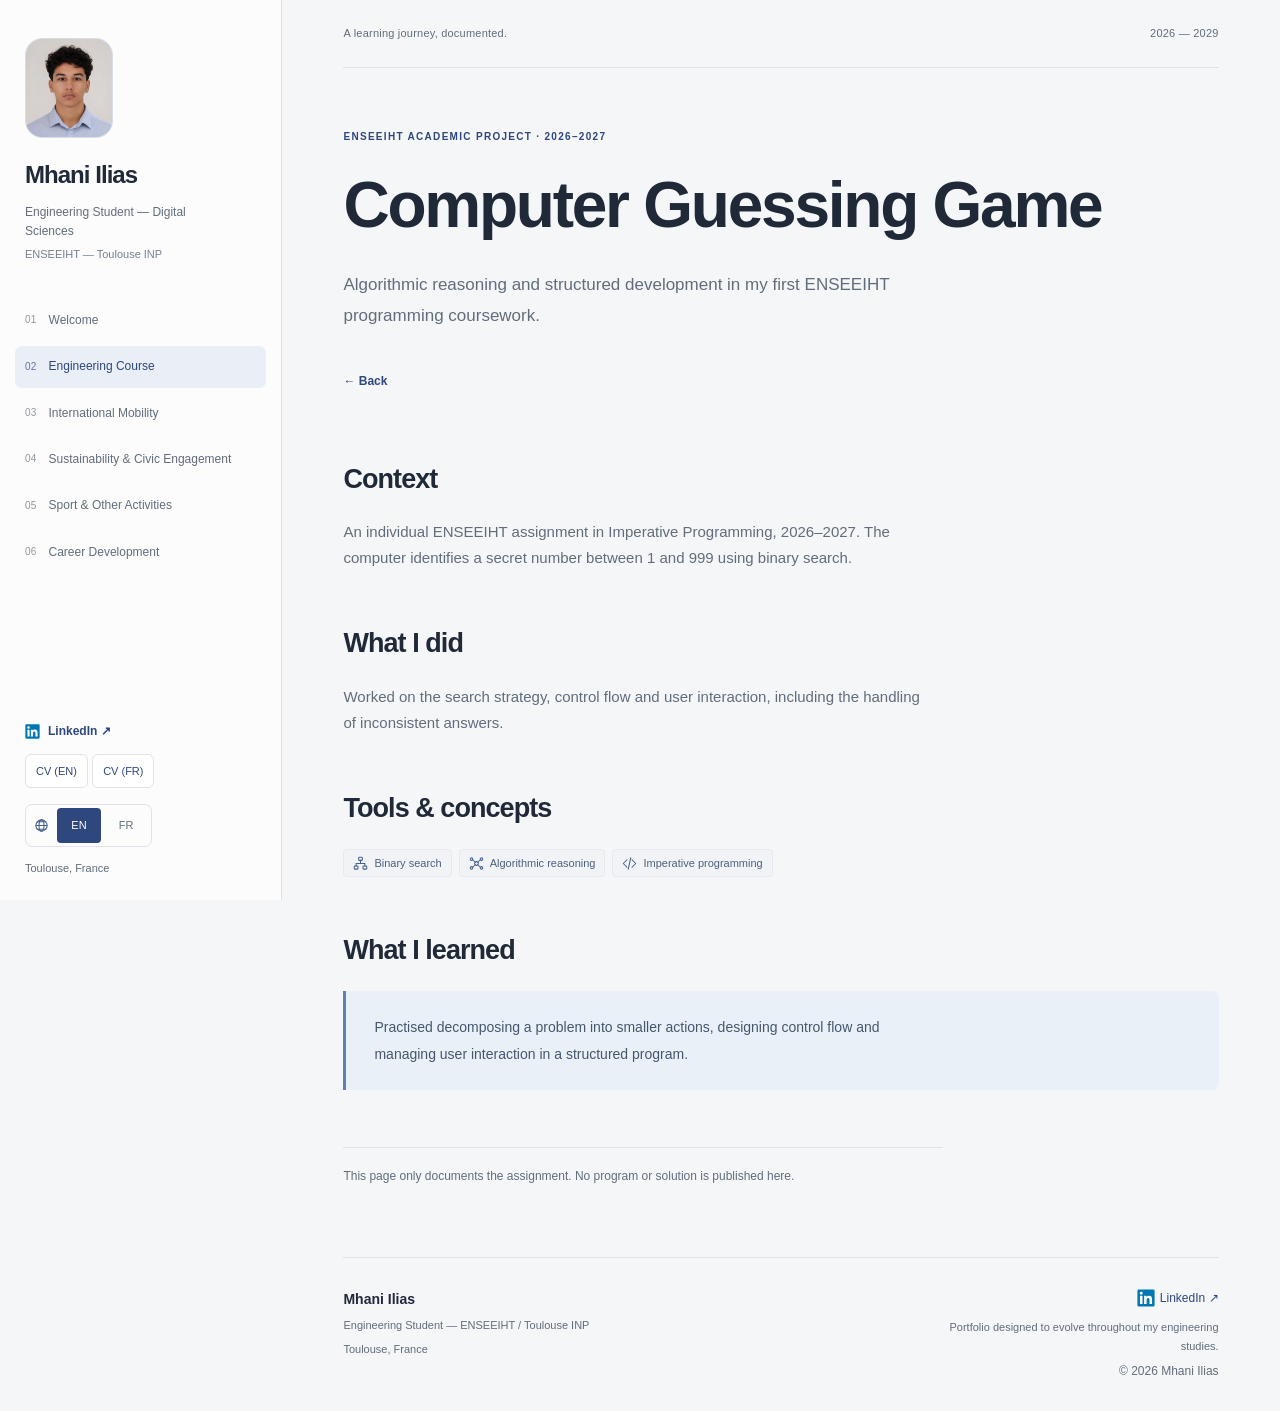
<file: projects/guessing-game.html>
<!DOCTYPE html><html lang="en"><head><meta charset="utf-8"><meta name="viewport" content="width=device-width, initial-scale=1"><meta name="author" content="Mhani Ilias"><meta name="description" content="Algorithmic reasoning and structured development in my first ENSEEIHT programming coursework."><meta name="theme-color" content="#f5f6f8"><title>Computer Guessing Game — Mhani Ilias | ENSEEIHT</title><link rel="icon" href="../assets/favicon.svg" type="image/svg+xml"><link rel="stylesheet" href="../css/style.css?v=20261101-awareness-epfl-pitch"><script defer src="../js/translations.js?v=20261101-awareness-epfl-pitch"></script><script defer src="../js/main.js?v=20261101-awareness-epfl-pitch"></script></head><body><a class="skip-link" href="#main"><span data-i18n="t412">Skip to content</span></a><aside class="sidebar"><a class="identity" href="../index.html"><div class="avatar" data-asset="profile"><img src="../assets/images/profile.png" alt="Mhani Ilias" width="1122" height="1402" decoding="async"></div><span class="identity-copy"><span class="profile-name">Mhani Ilias</span><span data-i18n="u399" class="mobile-school">ENSEEIHT · Digital Sciences</span></span></a><p data-i18n="t395" class="profile-role">Engineering Student — Digital Sciences</p><p class="school">ENSEEIHT — Toulouse INP</p><button class="menu-toggle" aria-expanded="false" aria-controls="main-nav"><span data-i18n="t396">Menu</span> <span aria-hidden="true">☰</span></button><nav id="main-nav" aria-label="Main navigation"><a href="../index.html"><span class="nav-num" aria-hidden="true">01</span><span data-i18n="t397">Welcome</span></a><a aria-current="page" href="../engineering.html"><span class="nav-num" aria-hidden="true">02</span><span data-i18n="t398">Engineering Course</span></a><a href="../mobility.html"><span class="nav-num" aria-hidden="true">03</span><span data-i18n="t399">International Mobility</span></a><a href="../sustainability.html"><span class="nav-num" aria-hidden="true">04</span><span data-i18n="t400">Sustainability &amp; Civic Engagement</span></a><a href="../activities.html"><span class="nav-num" aria-hidden="true">05</span><span data-i18n="t401">Sport &amp; Other Activities</span></a><a href="../career.html"><span class="nav-num" aria-hidden="true">06</span><span data-i18n="t402">Career Development</span></a></nav><div class="sidebar-bottom"><a class="social-link" href="https://www.linkedin.com/in/ilias-mhani-92a1b8328/" target="_blank" rel="noopener noreferrer"><img class="icon" src="../assets/icons/linkedin.svg" alt="" aria-hidden="true" width="18" height="18">LinkedIn ↗</a><div class="sidebar-cvs"><a class="button" data-asset="cv-en" href="../assets/documents/cv-ilias-mhani-en.pdf" target="_blank" rel="noopener noreferrer"><span data-i18n="t403">CV (EN)</span></a> <a class="button" data-asset="cv-fr" href="../assets/documents/cv-ilias-mhani-fr.pdf" target="_blank" rel="noopener noreferrer">CV (FR)</a></div><!-- TODO ILIAS: add GitHub profile when created. --><div class="language-switch" role="group" aria-label="Language / Langue"><img class="icon" src="../assets/icons/globe.svg" alt="" aria-hidden="true" width="18" height="18"><button data-language="en" aria-pressed="true">EN</button><button data-language="fr" aria-pressed="false">FR</button></div><p data-i18n="t404" class="location">Toulouse, France</p></div></aside><main id="main" tabindex="-1"><div class="topline"><span data-i18n="t405">A learning journey, documented.</span><span>2026 — 2029</span></div><header class="page-heading"><div class="eyebrow"><span data-i18n="t406">ENSEEIHT academic project · 2026–2027</span></div><h1 data-i18n="t407">Computer Guessing Game</h1><p data-i18n="t408">Algorithmic reasoning and structured development in my first ENSEEIHT programming coursework.</p></header><a class="text-link project-back" data-project-back href="../index.html"><span data-i18n="u400">← Back</span></a><section><h2><span data-i18n="u524">Context</span></h2><p data-i18n="u523">An individual ENSEEIHT assignment in Imperative Programming, 2026–2027. The computer identifies a secret number between 1 and 999 using binary search.</p></section><section><h2><span data-i18n="u526">What I did</span></h2><p data-i18n="u525">Worked on the search strategy, control flow and user interaction, including the handling of inconsistent answers.</p></section><section><h2><span data-i18n="r544">Tools &amp; concepts</span></h2><div class="tags"><span class="skill-tag"><img class="icon" src="../assets/icons/algorithm.svg" alt="" aria-hidden="true" width="18" height="18"><span data-i18n="r541">Binary search</span></span><span class="skill-tag"><img class="icon" src="../assets/icons/ai.svg" alt="" aria-hidden="true" width="18" height="18"><span data-i18n="r542">Algorithmic reasoning</span></span><span class="skill-tag"><img class="icon" src="../assets/icons/code.svg" alt="" aria-hidden="true" width="18" height="18"><span data-i18n="r543">Imperative programming</span></span></div></section><section><h2><span data-i18n="r546">What I learned</span></h2><div class="reflection-card"><p data-i18n="r545">Practised decomposing a problem into smaller actions, designing control flow and managing user interaction in a structured program.</p></div></section><p class="academic-note"><span data-i18n="r547">This page only documents the assignment. No program or solution is published here.</span></p><!-- Original assignment prohibits AI-assisted implementation. No assignment solution is generated or included. --><footer><div><strong>Mhani Ilias</strong><p data-i18n="t409">Engineering Student — ENSEEIHT / Toulouse INP</p><p data-i18n="t410">Toulouse, France</p></div><div><a href="https://www.linkedin.com/in/ilias-mhani-92a1b8328/" target="_blank" rel="noopener noreferrer"><img class="icon" src="../assets/icons/linkedin.svg" alt="" aria-hidden="true" width="18" height="18">LinkedIn ↗</a><p data-i18n="t411">Portfolio designed to evolve throughout my engineering studies.</p><small>© <span data-year>2026</span> Mhani Ilias</small></div></footer></main></body></html>
</file>
<file: css/style.css>
:root{--paper:#f5f6f8;--white:#fff;--ink:#202938;--muted:#626d7c;--blue:#2e477c;--line:#dfe3e9;--pale:#e9eef7;--sidebar:282px}*{box-sizing:border-box}html{scroll-behavior:smooth;scroll-padding-top:30px}body{margin:0;background:var(--paper);color:var(--ink);font-family:Inter,-apple-system,BlinkMacSystemFont,"Segoe UI",sans-serif;font-size:15px;line-height:1.7}a{color:inherit;text-decoration:none}button{font:inherit}button,a{-webkit-tap-highlight-color:transparent}a:focus-visible,button:focus-visible{outline:3px solid #5278c6;outline-offset:5px}button:disabled{cursor:not-allowed}p{color:var(--muted);margin:10px 0 18px}h1,h2,h3,h4{line-height:1.25;font-weight:600;letter-spacing:-.035em;color:var(--ink)}h1{font-size:clamp(38px,5vw,66px);margin:20px 0 24px;max-width:900px}h2{font-size:27px;margin:0 0 23px}h3{font-size:19px;margin:8px 0 14px;letter-spacing:-.02em}h4{font-size:18px}small{font-size:12px;color:var(--muted)}.sidebar{width:var(--sidebar);height:100dvh;position:fixed;inset:0 auto 0 0;display:flex;flex-direction:column;padding:38px 25px 22px;border-right:1px solid var(--line);background:#fcfcfd;overflow:auto}.identity{display:block}.avatar{width:74px;height:74px;border-radius:20px;background:var(--pale);display:grid;place-items:center;color:var(--blue);font-size:26px;font-weight:500;letter-spacing:-.04em;margin-bottom:17px;overflow:hidden}.avatar img{width:100%;height:100%;object-fit:cover}.profile-name{font-size:24px;font-weight:650;letter-spacing:-.04em}.profile-role{font-size:12px;line-height:1.6;margin:7px 0 4px;max-width:200px}.school{font-size:11px;margin:0;color:#76808d}nav{margin:36px -10px 24px;display:grid;gap:5px}nav a{display:flex;gap:12px;align-items:center;padding:12px 10px;line-height:1.45;border-radius:7px;color:#626d7c;font-size:12px;font-weight:500}nav a[aria-current]{color:var(--blue);background:var(--pale)}nav a:hover{color:var(--blue);background:#f0f2f6}.nav-num{font-size:10px;font-variant-numeric:tabular-nums;opacity:.7;letter-spacing:.02em}.sidebar-bottom{margin-top:auto;padding-top:15px;display:flex;align-items:flex-start;flex-direction:column;gap:12px}.sidebar-bottom .button{font-size:11px;padding:7px 10px;min-height:34px}.social-link{font-size:12px;font-weight:600;color:var(--blue)}.language-switch{display:flex;padding:3px;border:1px solid var(--line);border-radius:7px;gap:3px;margin-top:4px}.language-switch button{border:0;background:transparent;border-radius:4px;min-width:44px;min-height:35px;font-size:11px;color:var(--muted);cursor:pointer}.language-switch [aria-pressed=true]{background:var(--blue);color:white}.location{font-size:11px;margin:0}.menu-toggle{display:none}main{margin-left:var(--sidebar);max-width:1510px;padding:0 clamp(25px,4.8vw,78px)}.topline{display:flex;justify-content:space-between;padding:24px 0;border-bottom:1px solid var(--line);font-size:11px;color:var(--muted);letter-spacing:.02em;gap:16px}.topline>span:last-child{white-space:nowrap}.page-heading{padding:60px 0 0}.eyebrow{text-transform:uppercase;letter-spacing:.13em;font-size:10px;font-weight:650;color:var(--blue)}.page-heading p{font-size:17px;max-width:760px;line-height:1.85}.hero-actions{display:flex;flex-wrap:wrap;gap:10px;margin:28px 0 36px}.button{display:inline-flex;align-items:center;justify-content:center;gap:17px;padding:11px 16px;border:1px solid var(--line);border-radius:6px;min-height:44px;background:var(--white);font-size:12px;color:var(--blue);font-weight:500}.button.primary{background:var(--blue);color:#fff;border-color:var(--blue)}.button:disabled{color:#717a88;background:#eef0f3}.button:hover:not(:disabled){box-shadow:0 3px 12px #263d7210;border-color:var(--blue)}.profile-strip{display:grid;grid-template-columns:repeat(3,1fr);border-top:1px solid var(--line);border-bottom:1px solid var(--line);margin:40px 0 64px}.profile-strip .card{background:transparent;border:0;border-right:1px solid var(--line);border-radius:0;margin:20px 0;padding:0 20px}.profile-strip .card:first-child{padding-left:0}.profile-strip .card:last-child{border:0}.profile-strip h3{font-size:10px;text-transform:uppercase;letter-spacing:.12em;color:var(--muted)}.profile-strip p{font-size:12px;margin:0;color:var(--ink)}section{margin:57px 0;scroll-margin-top:28px}.section-intro{display:flex;justify-content:space-between;gap:20px;align-items:baseline;margin-top:-15px;margin-bottom:14px}.section-intro p{font-size:13px}.text-link{font-size:12px;font-weight:600;color:var(--blue)}.project-grid{display:grid;grid-template-columns:1fr 1fr;gap:18px}.project-card{background:white;border:1px solid var(--line);border-radius:9px;overflow:hidden;transition:transform .2s,border-color .2s}.project-card:hover{transform:translateY(-3px);border-color:#a0b1cd}.project-card.featured{grid-column:1/-1;display:grid;grid-template-columns:43% 57%}.project-art{height:154px;background:#e9edf4;display:flex;align-items:center;justify-content:center;overflow:hidden}.project-art.abs{height:100%;min-height:250px;background:#e5ebf5}.project-art svg{width:100%;height:auto;fill:none;stroke:#7187af;stroke-width:2}.project-art .gridline{stroke:#cbd5e5;stroke-width:1}.project-art .signal{stroke:#2e477c;stroke-width:2.5}.project-copy{padding:24px}.project-copy .eyebrow{font-size:9px;letter-spacing:.08em}.project-copy p{font-size:13px;margin:10px 0 20px}.project-copy h3{font-size:21px}.featured h3{font-size:26px}.number-range{font-size:42px;letter-spacing:-.05em;font-weight:500;color:#445775}.number-range i{font-style:normal;letter-spacing:12px;color:#a0adc1;font-size:25px}.guessing-game{background:#edf0f3}.mini-browser{width:190px;border:1px solid #bac4d0;background:#f9fafb;border-radius:5px;padding:10px}.mini-browser>i{display:block;width:30px;border-top:3px dotted #9cacc3;margin-bottom:12px}.mini-browser>div{display:flex;gap:8px;border-top:1px solid var(--line);padding-top:13px}.mini-browser b{height:53px;flex:1;border:1px solid #c6d0df;background:#e0e6ef;border-radius:3px}.two-grid,.three-grid{display:grid;grid-template-columns:repeat(2,minmax(0,1fr));gap:18px}.three-grid{grid-template-columns:repeat(3,minmax(0,1fr))}.card{border:1px solid var(--line);border-radius:8px;padding:25px;background:#fff;margin-bottom:16px}.two-grid .card,.three-grid .card{margin:0}.card p{font-size:14px;margin-bottom:12px}.tags{display:flex;flex-wrap:wrap;gap:7px;margin-top:17px}.skill-tag{display:inline-block;background:#f1f3f7;color:#4e607d;border:1px solid #e6eaf0;padding:4px 9px;border-radius:4px;font-size:11px}.reflection-card{border-left:3px solid #637fae;background:#eaf0f8;padding:23px 28px;border-radius:0 7px 7px 0}.reflection-card p{margin:0;color:#46566d;font-size:14px;line-height:1.9}.media-card{min-height:230px;display:flex;flex-direction:column;justify-content:center;align-items:center;text-align:center;padding:30px;background:#edf0f5;border:1px dashed #bac5d4;border-radius:9px}.media-card p{font-size:13px;max-width:400px;margin:0}.play-symbol{width:44px;height:44px;display:grid;place-items:center;border:1px solid #aebbd0;border-radius:50%;font-size:25px;color:var(--blue);margin-bottom:12px}.media-card video{width:100%;max-height:500px}.document-card{display:flex;gap:15px;align-items:center;padding:19px 20px;background:white;border:1px solid var(--line);border-radius:6px;color:#5a6676;font-size:12px;margin:10px 0}.two-grid .document-card{margin:0}.doc-icon{color:#7d8ca5;font-size:19px}.status{display:inline-block;border:1px solid var(--line);border-radius:4px;background:#f4f5f7;color:#687587;padding:4px 8px;font-size:10px}.timeline{padding:0;list-style:none;margin:20px 0}.timeline li{display:grid;grid-template-columns:115px 1fr;gap:22px;position:relative;padding:0 0 32px 25px;border-left:1px solid #bfcbdc;margin-left:5px}.timeline li:before{content:"";position:absolute;left:-5px;top:7px;width:9px;height:9px;background:var(--blue);border:2px solid var(--paper);border-radius:50%}.timeline h3{margin:0}.timeline p{font-size:14px;margin:8px 0}.date{font-size:12px;color:var(--blue);font-weight:600}.progression{margin-top:20px;border-top:1px solid var(--line);padding-top:8px}.progression p{font-size:12px}.journey{display:flex;gap:30px;justify-content:space-around;align-items:center;padding:35px 20px;margin:24px 0;background:#e9eef6;color:var(--blue);font-size:25px;font-weight:500;border-radius:8px}.journey small{font-size:12px}.cycle{padding:22px;background:#edf1f7;border-radius:7px;color:var(--blue);font-size:14px;line-height:2.3}.results-chart{padding:25px;background:white;border:1px solid var(--line);border-radius:8px;margin-bottom:20px}.result-row{display:grid;grid-template-columns:125px 1fr 65px;gap:14px;align-items:center;margin:17px 0;font-size:12px}.bar-track{height:18px}.bar{height:100%;background:var(--blue);border-radius:0 3px 3px 0}.bar.muted{background:#a1aabb}.bar.light{background:#7f96c0}.evolution{counter-reset:stage;display:grid;grid-template-columns:repeat(4,1fr);padding:0;list-style:none;gap:15px}.evolution li{border-top:2px solid #b7c5da;padding-top:16px;font-size:12px}.evolution li:before{counter-increment:stage;content:"0" counter(stage);display:block;color:var(--blue);font-size:11px;letter-spacing:.1em;margin-bottom:10px}.role-model-card p{font-size:12px;border-top:1px solid #eef0f3;padding-top:10px}.role-model-card .eyebrow{line-height:1.8}footer{display:flex;justify-content:space-between;gap:30px;border-top:1px solid var(--line);margin-top:70px;padding:30px 0;font-size:12px}footer p{font-size:11px;margin:5px 0;max-width:280px}footer strong{font-size:14px}footer a{color:var(--blue)}footer>div:last-child{text-align:right}.skip-link{position:fixed;left:20px;top:-100px;background:white;color:var(--blue);padding:12px;z-index:100}.skip-link:focus{top:10px}
@media(min-width:1450px){main{padding-right:85px;padding-left:85px}.page-heading{padding-top:75px}.page-heading p{max-width:780px}}
@media(max-width:1100px) and (min-width:901px){:root{--sidebar:250px}.sidebar{padding:28px 20px}.three-grid{grid-template-columns:1fr}.featured h3{font-size:22px}.project-copy{padding:20px}.section-intro{display:block}}
@media(max-width:900px){.sidebar{position:sticky;top:0;width:100%;height:auto;max-height:100dvh;padding:14px 20px;display:grid;grid-template-columns:1fr auto;z-index:20;overflow:auto;border-right:0;border-bottom:1px solid var(--line)}.identity{display:flex;align-items:center;gap:12px}.avatar{width:37px;height:37px;font-size:16px;border-radius:10px;margin:0}.profile-name{font-size:18px}.profile-role,.school{display:none}.menu-toggle{display:flex;align-items:center;gap:16px;background:transparent;border:1px solid var(--line);border-radius:5px;padding:8px 12px;min-height:44px;font-size:12px;color:var(--blue)}nav,.sidebar-bottom{display:none}.menu-open nav{display:grid;grid-column:1/-1;margin:15px 0 0}.menu-open .sidebar-bottom{display:flex;grid-column:1/-1;padding:15px 10px}.menu-open nav a{font-size:13px;min-height:44px}main{margin:0;padding:0 25px}.page-heading{padding-top:45px}.page-heading p{font-size:16px}.topline{padding:18px 0}.profile-strip{margin-bottom:45px}.language-switch button{min-height:44px}.three-grid{grid-template-columns:1fr 1fr}}
@media(max-width:580px){body{font-size:14px}main{padding:0 20px}.sidebar{padding:10px 16px}.profile-name{font-size:17px}.identity{gap:8px}h1{font-size:40px;line-height:1.15}h2{font-size:24px}.topline{font-size:9px}.page-heading{padding-top:35px}.hero-actions{gap:8px}.hero-actions .button{font-size:11px;padding:10px 12px}.profile-strip{grid-template-columns:1fr;margin:30px 0 40px}.profile-strip .card{padding:13px 0;margin:0;border:0;border-bottom:1px solid var(--line)}.profile-strip h3{margin:0 0 7px}.project-grid,.two-grid,.three-grid{grid-template-columns:1fr}.project-card.featured{display:block}.project-art.abs{min-height:150px;height:150px}.featured h3{font-size:23px}.section-intro{display:block;margin-bottom:22px}.section-intro p{margin-bottom:7px}.project-copy{padding:22px}.timeline li{grid-template-columns:1fr;gap:7px;padding-left:20px}.journey{gap:12px;font-size:20px;padding:25px 13px}.evolution{grid-template-columns:1fr 1fr}.results-chart{padding:14px}.result-row{grid-template-columns:85px 1fr 48px;gap:8px;font-size:10px}.reflection-card{padding:20px}.card{padding:22px}section{margin:43px 0}footer{display:block;margin-top:50px}footer>div:last-child{text-align:left;margin-top:20px}.media-card{padding:25px 15px}.media-card h3{font-size:17px}}
@media(prefers-reduced-motion:reduce){html{scroll-behavior:auto}*,*:before,*:after{transition:none!important;animation:none!important}}
@media print{.sidebar,.topline,.hero-actions,.skip-link{display:none}main{margin:0;padding:0}body{background:white}.project-card,.card,.reflection-card{break-inside:avoid}footer{margin-top:30px}}
.profile-strip .summary-label{font-size:10px;text-transform:uppercase;letter-spacing:.12em;color:var(--muted);font-weight:600;margin:8px 0 14px}
@media(max-width:580px){.profile-strip .summary-label{margin:0 0 7px}}
/* Portfolio refinement: compact icons, clearer project hierarchy and career focus. */
.icon{display:inline-block;width:18px;height:18px;flex:0 0 18px;object-fit:contain;vertical-align:middle}.icon-heading{display:flex;align-items:center;gap:10px}.icon-heading .icon{width:21px;height:21px;flex-basis:21px}.skill-tag{display:inline-flex;align-items:center;gap:6px;line-height:1.5;padding:5px 9px}.skill-tag .icon{width:15px;height:15px;flex-basis:15px}.social-link,.button.primary{display:inline-flex;align-items:center;gap:8px}.social-link .icon{width:15px;height:15px;flex-basis:15px}.button.primary .icon{background:white;border-radius:2px;padding:1px}.language-switch{align-items:center}.language-switch>.icon{width:15px;height:15px;flex-basis:15px;margin:0 5px}.summary-label{display:flex;align-items:center;gap:7px}.summary-label .icon{width:14px;height:14px;flex-basis:14px}.revised-projects .project-card:hover{transform:none}.revised-projects .project-card{display:flex;flex-direction:column}.revised-projects .project-card.featured{display:grid;grid-template-columns:33% 67%}.revised-projects .project-art.abs{min-height:210px}.revised-projects .featured h3{font-size:25px}.revised-projects .project-copy{padding:23px}.project-date{font-size:11px!important;margin:0 0 13px!important;color:#67758b}.project-learning{border-top:1px solid var(--line);margin-top:19px;padding-top:16px}.project-learning h4{font-size:10px;text-transform:uppercase;letter-spacing:.1em;margin:0 0 9px;color:var(--blue)}.project-learning p{font-size:12px;line-height:1.8;margin:0 0 17px}.revised-projects .tags{margin:14px 0 20px}.revised-projects .text-link{display:inline-flex;gap:12px;min-height:36px;align-items:center}.compact-projects .project-copy>p:not(.project-date){font-size:12px}.compact-projects .project-art:not(.abs){height:120px}.compact-projects .featured .project-art{min-height:200px}.compact-projects .skill-tag{font-size:10px}.compact-projects .project-copy{padding:21px}.milestones{display:grid;grid-template-columns:repeat(3,minmax(0,1fr));gap:0;list-style:none;padding:0;margin:0;border:1px solid var(--line);border-radius:8px;background:white;overflow:hidden}.milestones li{position:relative;padding:24px;border-right:1px solid var(--line)}.milestones li:last-child{border:0}.milestones li:not(:last-child):after{content:'→';position:absolute;right:-11px;top:26px;background:var(--white);color:#8092af;width:21px;text-align:center;z-index:1}.milestone-top{display:flex;justify-content:space-between;color:var(--blue);font-size:11px;letter-spacing:.1em;margin-bottom:20px}.milestones h3{font-size:10px;letter-spacing:.1em;text-transform:uppercase;line-height:1.7;min-height:34px;margin:0 0 12px}.milestones .milestone-name{color:var(--ink);font-weight:600;font-size:13px;margin:13px 0 6px}.milestones p{font-size:12px;line-height:1.75;margin:0}.career-directions{display:grid;grid-template-columns:repeat(2,minmax(0,1fr));gap:18px}.career-directions .direction-card{margin:0;padding:29px}.career-directions .primary-direction{grid-column:1/-1;background:#eaf0f8;border-color:#aebfd9;display:grid;grid-template-columns:53px 1fr;column-gap:22px}.direction-icon{width:46px;height:46px;border:1px solid #d4deec;background:#f4f7fb;border-radius:10px;display:grid;place-items:center;margin-bottom:22px}.direction-icon .icon{width:25px;height:25px}.primary-direction .direction-icon{grid-row:1/3;margin:0}.primary-direction h3{font-size:26px;margin:0 0 10px}.primary-direction p{font-size:15px;line-height:1.9;max-width:690px;margin:0}.direction-card:not(.primary-direction) h3{font-size:22px}.direction-card:not(.primary-direction) p{margin:0}.action-list{padding:0;list-style:none;display:grid;gap:13px}.action-list li{padding-left:23px;position:relative;color:var(--muted);line-height:1.85}.action-list li:before{content:'';position:absolute;left:0;top:12px;width:5px;height:5px;border-radius:50%;background:#6a84ac}.academic-note{font-size:12px;padding-top:18px;border-top:1px solid var(--line);max-width:600px}
@media(max-width:1100px) and (min-width:901px){.milestones li{padding:19px}.milestones h3{min-height:51px}.revised-projects .project-card.featured{grid-template-columns:29% 71%}}
@media(max-width:580px){.revised-projects .project-card.featured{display:flex}.revised-projects .project-art.abs{min-height:130px;height:130px}.revised-projects .project-copy{padding:22px}.milestones{grid-template-columns:1fr}.milestones li{padding:23px;border-right:0;border-bottom:1px solid var(--line)}.milestones li:not(:last-child):after{content:'↓';top:auto;bottom:-13px;right:calc(50% - 10px);height:25px}.milestones h3{min-height:0}.milestone-top{margin-bottom:12px}.career-directions{grid-template-columns:1fr}.career-directions .direction-card{padding:24px}.career-directions .primary-direction{display:block}.primary-direction .direction-icon{margin-bottom:20px}.primary-direction h3{font-size:24px}.primary-direction p{font-size:14px}}
/* Personal profile and final UX refinement; existing palette and navigation retained. */
.avatar{width:88px;height:100px;border-radius:17px;border:1px solid #d7deea;background:#e9eef7}.avatar img{object-fit:cover;object-position:50% 37%;display:block}.identity-copy{display:block}.mobile-school{display:none}main>section>p,.page-heading p,.reflection-card p,.action-list,.section-note{max-width:70ch}.page-heading p{max-width:68ch}.card>p{max-width:65ch}.text-link{display:inline-flex;align-items:center;gap:8px;min-height:40px;text-decoration:underline;text-decoration-color:transparent;text-underline-offset:5px;transition:color .18s,text-decoration-color .18s}.text-link:hover,.social-link:hover{color:#1d3669;text-decoration:underline;text-underline-offset:5px}.button{transition:background .18s,border-color .18s,box-shadow .18s}.project-back{margin-top:12px;margin-bottom:4px}.project-card .text-link:hover{background:#f2f5fa;border-radius:4px}.pitch-card{min-height:0;padding:22px 25px;display:flex;flex-direction:row;justify-content:flex-start;gap:20px;text-align:left;border:1px solid #cbd6e7;background:#edf2f9;border-radius:8px}.pitch-card h3{margin:0 0 5px;font-size:19px}.pitch-card p{margin:0;font-size:13px}.pitch-icon{width:46px;height:46px;display:grid;place-items:center;border:1px solid #cbd6e7;border-radius:9px;background:#f9fbff;flex:0 0 46px}.pitch-icon .icon{width:23px;height:23px}.pitch-card:has(video){display:block;background:#fff;padding:12px}.pitch-card video{display:block;max-width:780px;width:100%;margin:auto;border-radius:5px}.pathway-preview{display:grid;grid-template-columns:1fr 1fr;gap:24px;padding:23px 0;border-top:1px solid var(--line);border-bottom:1px solid var(--line);margin-bottom:14px}.pathway-preview>div+div{border-left:1px solid var(--line);padding-left:24px}.pathway-preview h3{font-size:17px;margin:9px 0 5px}.academic-timeline{margin-bottom:0}.academic-timeline li{padding-bottom:28px;grid-template-columns:110px 1fr}.academic-timeline li:last-child{padding-bottom:0}.academic-timeline h3{font-size:18px}.academic-timeline p{margin:5px 0;color:#45556c;font-size:13px}.academic-timeline small{display:block;margin-top:4px}.mobility-grid{display:grid;grid-template-columns:repeat(3,minmax(0,1fr));gap:18px}.mobility-grid .card{margin:0;padding:23px}.mobility-grid h3{font-size:16px;line-height:1.5;align-items:flex-start;min-height:48px}.mobility-grid h3 .icon{margin-top:2px}.mobility-highlight{color:var(--blue);font-size:15px!important;font-weight:600;line-height:1.6}.mobility-grid p{font-size:13px}.section-note{font-size:13px;line-height:1.85;margin:18px 0 24px}.academic-placeholder{border-left:2px solid #b7c6dd;padding:4px 0 4px 17px;font-size:13px;color:#68768a}.civic-grid .card{padding:26px}.civic-grid h3{align-items:flex-start;font-size:20px;line-height:1.5}.civic-grid h3 .icon{margin-top:4px}.civic-grid h4{font-size:10px;letter-spacing:.1em;text-transform:uppercase;color:var(--blue);margin:21px 0 8px}.civic-grid p{font-size:14px;line-height:1.85;margin:0}.activity-grid{display:grid;grid-template-columns:repeat(2,minmax(0,1fr));gap:18px}.activity-grid .card{margin:0;padding:25px}.activity-grid h3{font-size:21px}.activity-grid p{margin-bottom:16px}.role-model-grid{display:grid;grid-template-columns:repeat(3,minmax(0,1fr));gap:18px}.role-model-grid .role-model-card{margin:0;padding:24px;display:flex;flex-direction:column}.role-top{display:flex;gap:10px;align-items:center;padding-bottom:17px;border-bottom:1px solid var(--line);margin-bottom:18px}.role-top>.icon{width:22px;height:22px;flex-basis:22px}.role-top .eyebrow{font-size:9px;letter-spacing:.09em}.role-model-card h3{font-size:19px;line-height:1.45;min-height:83px;margin:0 0 18px;overflow-wrap:anywhere}.role-fields{margin:0}.role-fields dt{font-size:11px;font-weight:600;color:#53637c;line-height:1.6;margin-top:17px}.role-fields dt:first-child{margin-top:0}.role-fields dd{margin:5px 0 0;font-size:13px;color:var(--muted);min-height:22px}.role-fields dd:first-of-type{color:var(--ink);font-weight:500}.hero-actions+.pitch-card{margin-top:-12px}nav a{transition:background .18s,color .18s}.language-switch button{transition:background .18s,color .18s}
@media(min-width:1450px){main{padding-left:70px;padding-right:70px}}
@media(max-width:1100px) and (min-width:901px){.role-model-grid,.mobility-grid{gap:12px}.role-model-grid .role-model-card,.mobility-grid .card{padding:18px}.role-model-card h3{font-size:17px;min-height:100px}}
@media(max-width:900px){.avatar{width:40px;height:47px;flex:0 0 40px;border-radius:9px;margin:0}.mobile-school{display:block;font-size:10px;line-height:1.5;color:var(--muted);max-width:220px;margin-top:2px}.profile-name{display:block;line-height:1.2}.identity-copy{min-width:0}.role-model-grid{grid-template-columns:1fr}.role-model-card h3{min-height:0}.role-model-grid .role-model-card{padding:25px}.role-fields{display:grid;grid-template-columns:1fr 1.1fr;column-gap:22px;align-items:baseline}.role-fields dt{margin:0;padding-top:14px}.role-fields dd{margin:0;padding-top:14px}.mobility-grid{grid-template-columns:1fr}.mobility-grid h3{min-height:0}.menu-open nav{animation:menu-reveal .16s ease-out}@keyframes menu-reveal{from{opacity:.5;transform:translateY(-4px)}to{opacity:1;transform:translateY(0)}}}
@media(max-width:580px){.sidebar{padding:10px 14px;gap:8px}.avatar{width:35px;height:43px;flex-basis:35px}.profile-name{font-size:16px}.mobile-school{font-size:9px;max-width:145px}.identity{gap:8px}.menu-toggle{gap:7px;padding:8px 10px}.pitch-card{padding:20px;gap:15px}.pitch-card h3{font-size:17px}.pathway-preview{grid-template-columns:1fr;gap:20px}.pathway-preview>div+div{border-left:0;border-top:1px solid var(--line);padding:20px 0 0}.academic-timeline li{grid-template-columns:1fr;gap:5px}.activity-grid{grid-template-columns:1fr}.role-fields{display:block}.role-fields dt{padding-top:17px}.role-fields dd{padding-top:4px}.role-model-grid .role-model-card{padding:24px}.pitch-card:has(video){padding:8px}}
@media(prefers-reduced-motion:reduce){.menu-open nav{animation:none}.text-link,.button,.language-switch button,nav a{transition:none}}
footer a{display:inline-flex;align-items:center;gap:5px}
/* Two potential destinations and concise, completed role-model profiles. */
.destination-grid{display:grid;grid-template-columns:repeat(2,minmax(0,1fr));gap:22px}.destination-card{padding:28px;margin:0;display:flex;flex-direction:column;min-width:0}.preferred-destination{border-color:#9daecc;box-shadow:inset 0 3px 0 #637fae}.destination-top{display:flex;align-items:center;justify-content:space-between;flex-wrap:wrap;gap:12px;margin-bottom:23px}.country-name{display:flex;align-items:center;gap:9px;font-size:12px;font-weight:600;color:#4f607c}.country-flag{width:27px;height:18px;border-radius:3px;border:1px solid #dfe3e9;object-fit:cover}.destination-badge{font-size:9px;line-height:1.6;letter-spacing:.05em;text-transform:uppercase;background:#eef2f7;border:1px solid #dbe2ec;color:#516989;border-radius:4px;padding:4px 7px}.preferred-destination .destination-badge{background:#e4ebf6;border-color:#c5d2e6;color:var(--blue)}.destination-card>h3{font-size:28px;margin:0 0 10px}.destination-card .university-name{font-size:12px;font-weight:500;line-height:1.7;margin:0 0 12px}.destination-city{display:flex;gap:7px;align-items:center;font-size:11px;color:#69788b;margin-bottom:16px}.destination-city .icon{width:15px;height:15px;flex-basis:15px}.destination-card>p{font-size:13px;line-height:1.9}.destination-block{border-top:1px solid var(--line);padding-top:19px;margin-top:7px;margin-bottom:14px}.destination-block h4{font-size:10px;text-transform:uppercase;letter-spacing:.1em;color:var(--blue);line-height:1.7;margin:0 0 11px}.destination-block p{font-size:13px;line-height:1.85;margin:0}.destination-block .tags{margin-top:0}.destination-goals{list-style:none;padding:0;margin:0;display:grid;gap:8px}.destination-goals li{position:relative;font-size:12px;line-height:1.8;color:var(--muted);padding-left:14px}.destination-goals li:before{content:'';width:4px;height:4px;position:absolute;left:0;top:9px;background:#8398b6;border-radius:50%}.academic-fit{background:#f6f8fb;padding:17px;border:1px solid #e4e9f0;border-radius:5px}.destination-sources{display:flex;flex-direction:column;align-items:flex-start;margin-top:auto;padding-top:7px}.destination-sources .academic-source{font-size:10px;line-height:1.7;min-height:32px}.direction-subtitle{font-size:11px!important;color:#5e7496!important;letter-spacing:.015em;margin:0 0 16px!important}.primary-direction .direction-heading{grid-column:2}.primary-direction>p{grid-column:2}.primary-direction .direction-icon{grid-row:1/3}.primary-direction .direction-heading h3{margin-bottom:8px}.real-role-models .role-model-card h3{font-size:21px;line-height:1.35;min-height:58px;margin-bottom:12px;overflow-wrap:normal}.real-role-models .tags{margin:0 0 20px;gap:5px}.real-role-models .skill-tag{font-size:9px;padding:4px 6px}.real-role-models .skill-tag .icon{width:12px;height:12px;flex-basis:12px}.real-role-models .role-current{font-size:12px;color:var(--ink);font-weight:600;border:0;padding:0;margin:0 0 5px;line-height:1.7}.real-role-models .role-context{border:0;padding:0;margin:0 0 18px;font-size:10px;color:#758196}.real-role-models .role-summary{border:0;padding:0;margin:0 0 22px;font-size:12px;line-height:1.85}.role-takeaway{margin-top:auto;background:#edf2f9;border-left:2px solid #91a7c8;border-radius:0 4px 4px 0;padding:16px}.role-takeaway h4{font-size:9px;letter-spacing:.06em;text-transform:uppercase;line-height:1.8;color:var(--blue);margin:0 0 8px}.role-takeaway p{border:0;padding:0;font-size:12px;line-height:1.8;color:#53647e;margin:0}
@media(max-width:1100px) and (min-width:901px){.destination-card{padding:21px}.destination-grid{gap:16px}.real-role-models .role-model-card h3{font-size:18px}.real-role-models .role-model-card{padding:18px}.role-takeaway{padding:13px}}
@media(max-width:900px){.real-role-models .role-model-card h3{min-height:0}.real-role-models .role-model-card{padding:25px}.real-role-models .role-summary{max-width:70ch}}
@media(max-width:700px){.destination-grid{grid-template-columns:1fr}.destination-card{padding:24px}.destination-card>h3{font-size:26px}.destination-top{margin-bottom:19px}}
@media(max-width:580px){.primary-direction .direction-heading,.primary-direction>p{grid-column:auto}.real-role-models .role-model-card{padding:24px}}
/* Completed vertical Elevator Pitch and a readable three-destination composition. */
.elevator-pitch-section{display:grid;grid-template-columns:minmax(0,1fr) minmax(0,320px);gap:45px;align-items:center;padding:32px;border:1px solid var(--line);border-radius:9px;background:#fff;margin:45px 0 60px}.elevator-pitch-copy{min-width:0}.elevator-pitch-copy h2{font-size:32px;margin:13px 0 20px}.elevator-pitch-copy p{max-width:42ch;font-size:15px;line-height:1.9;margin-bottom:0}.elevator-pitch-player{width:min(100%,320px);aspect-ratio:9/16;justify-self:end;border:1px solid #d5dce6;border-radius:8px;overflow:hidden;background:#edf1f7}.elevator-pitch-player iframe{display:block;width:100%;height:100%;border:0;border-radius:7px}.elevator-pitch-player:focus-within{outline:3px solid #5278c6;outline-offset:4px}.pitch-watch-card{display:flex;align-items:center;gap:18px;padding:21px 24px;border:1px solid #cbd6e7;border-radius:8px;background:#edf2f9;transition:border-color .18s,background .18s}.pitch-watch-card strong{display:block;color:var(--blue);font-size:15px;line-height:1.6}.pitch-watch-card p{font-size:12px;line-height:1.8;margin:5px 0 0}.pitch-watch-card>span:last-child{margin-left:auto;color:var(--blue)}.pitch-watch-card:hover{border-color:#91a8cd;background:#e8eff9}.pitch-watch-card:hover strong{text-decoration:underline;text-underline-offset:4px}.three-destinations>.preferred-destination{grid-column:1/-1;display:grid;grid-template-columns:1fr 1fr;column-gap:30px}.three-destinations>.preferred-destination>.destination-top,.three-destinations>.preferred-destination>h3,.three-destinations>.preferred-destination>.university-name,.three-destinations>.preferred-destination>.destination-city,.three-destinations>.preferred-destination>p,.three-destinations>.preferred-destination>.destination-sources{grid-column:1/-1}.three-destinations>.preferred-destination>.destination-block:not(.academic-fit){grid-column:1}.three-destinations>.preferred-destination>.academic-fit{grid-column:2;grid-row:6/8;align-self:start;margin-top:7px}.three-destinations>.preferred-destination>p{max-width:90ch}.awareness-grid .card>p:first-of-type{margin-top:15px}
@media(max-width:1100px) and (min-width:901px){.elevator-pitch-section{gap:25px;padding:26px;grid-template-columns:minmax(0,1fr) minmax(0,270px)}.elevator-pitch-copy h2{font-size:28px}.elevator-pitch-copy p{font-size:14px}}
@media(max-width:700px){.elevator-pitch-section{grid-template-columns:1fr;gap:25px;padding:25px}.elevator-pitch-player{justify-self:center}.elevator-pitch-copy p{max-width:55ch}.three-destinations>.preferred-destination{display:flex}.three-destinations>.preferred-destination>.academic-fit{margin-top:7px}.pitch-watch-card{padding:20px;gap:13px}}
@media(max-width:580px){.elevator-pitch-section{padding:20px;margin:35px 0 45px}.elevator-pitch-copy h2{font-size:27px}.elevator-pitch-copy p{font-size:14px}.pitch-watch-card{align-items:flex-start}.pitch-watch-card .pitch-icon{width:36px;height:36px;flex-basis:36px}.pitch-watch-card strong{font-size:13px}}
@media(prefers-reduced-motion:reduce){.pitch-watch-card{transition:none}}
</file>
